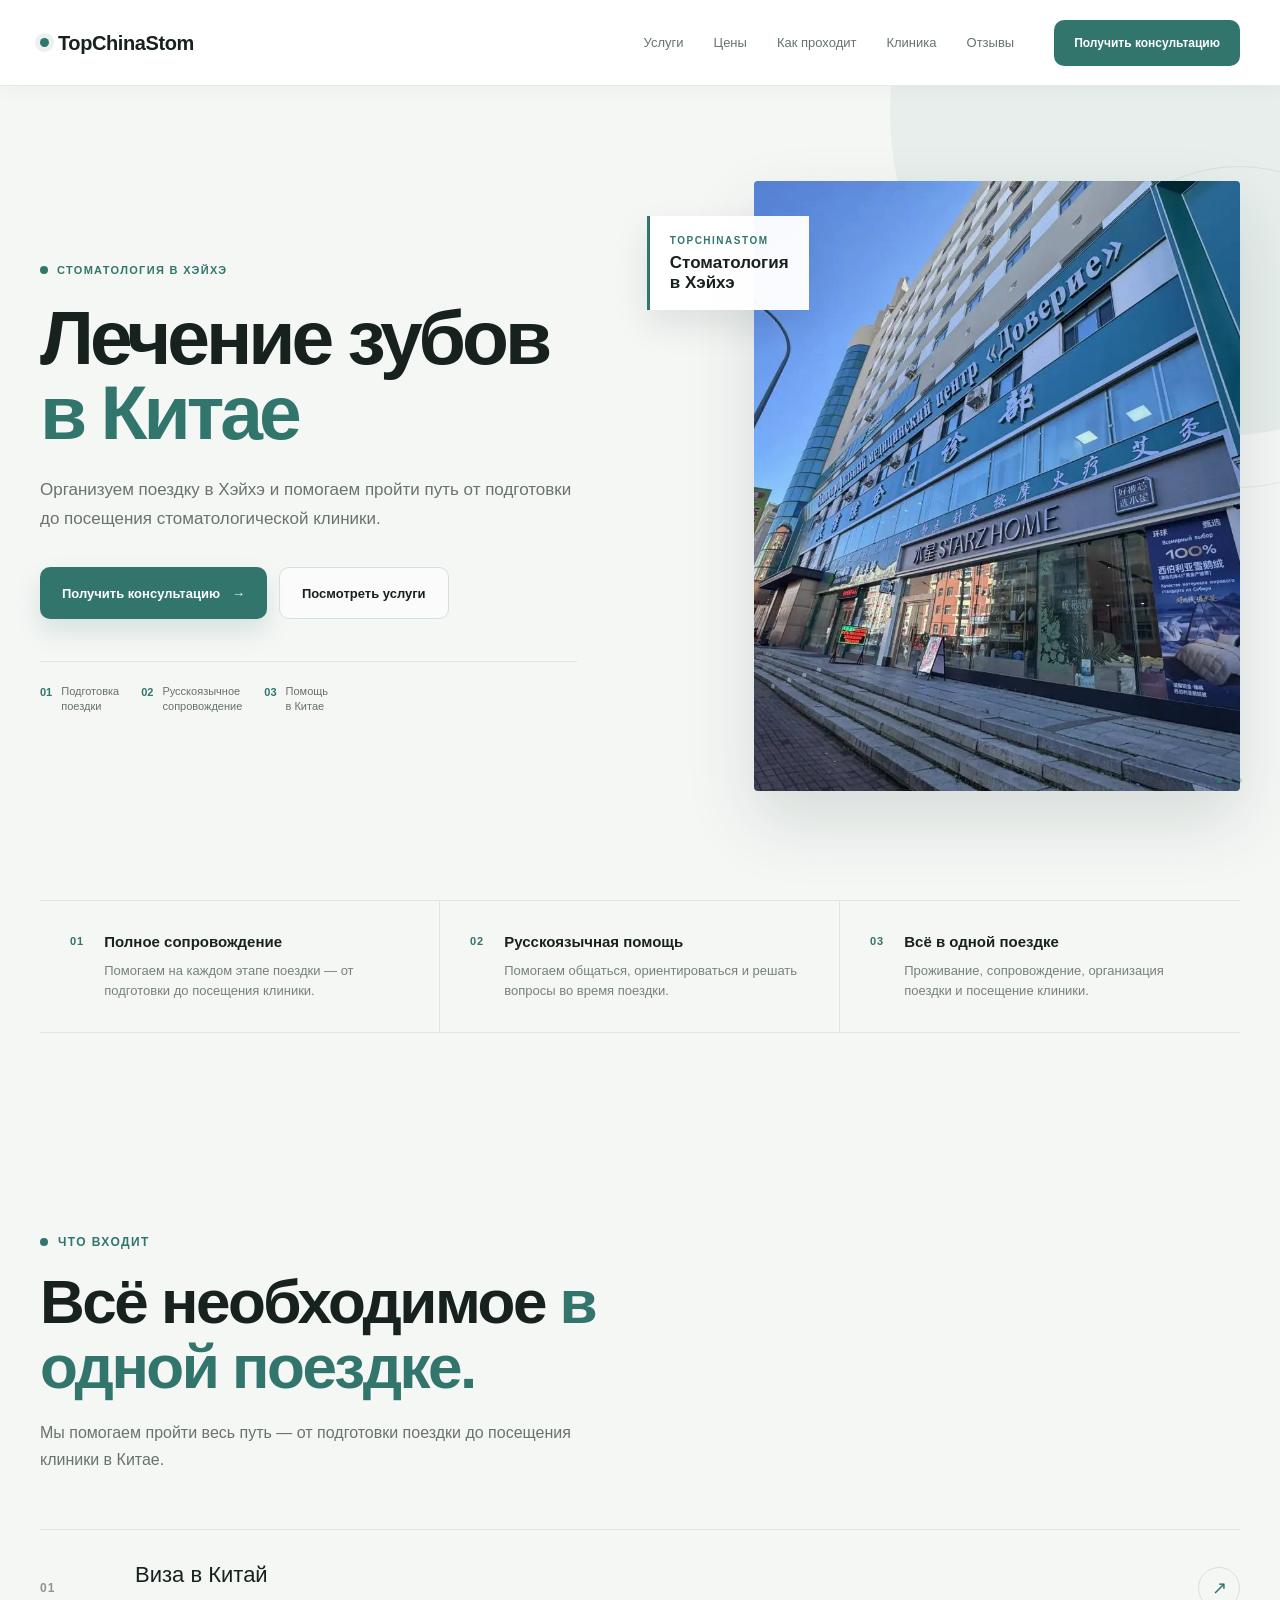
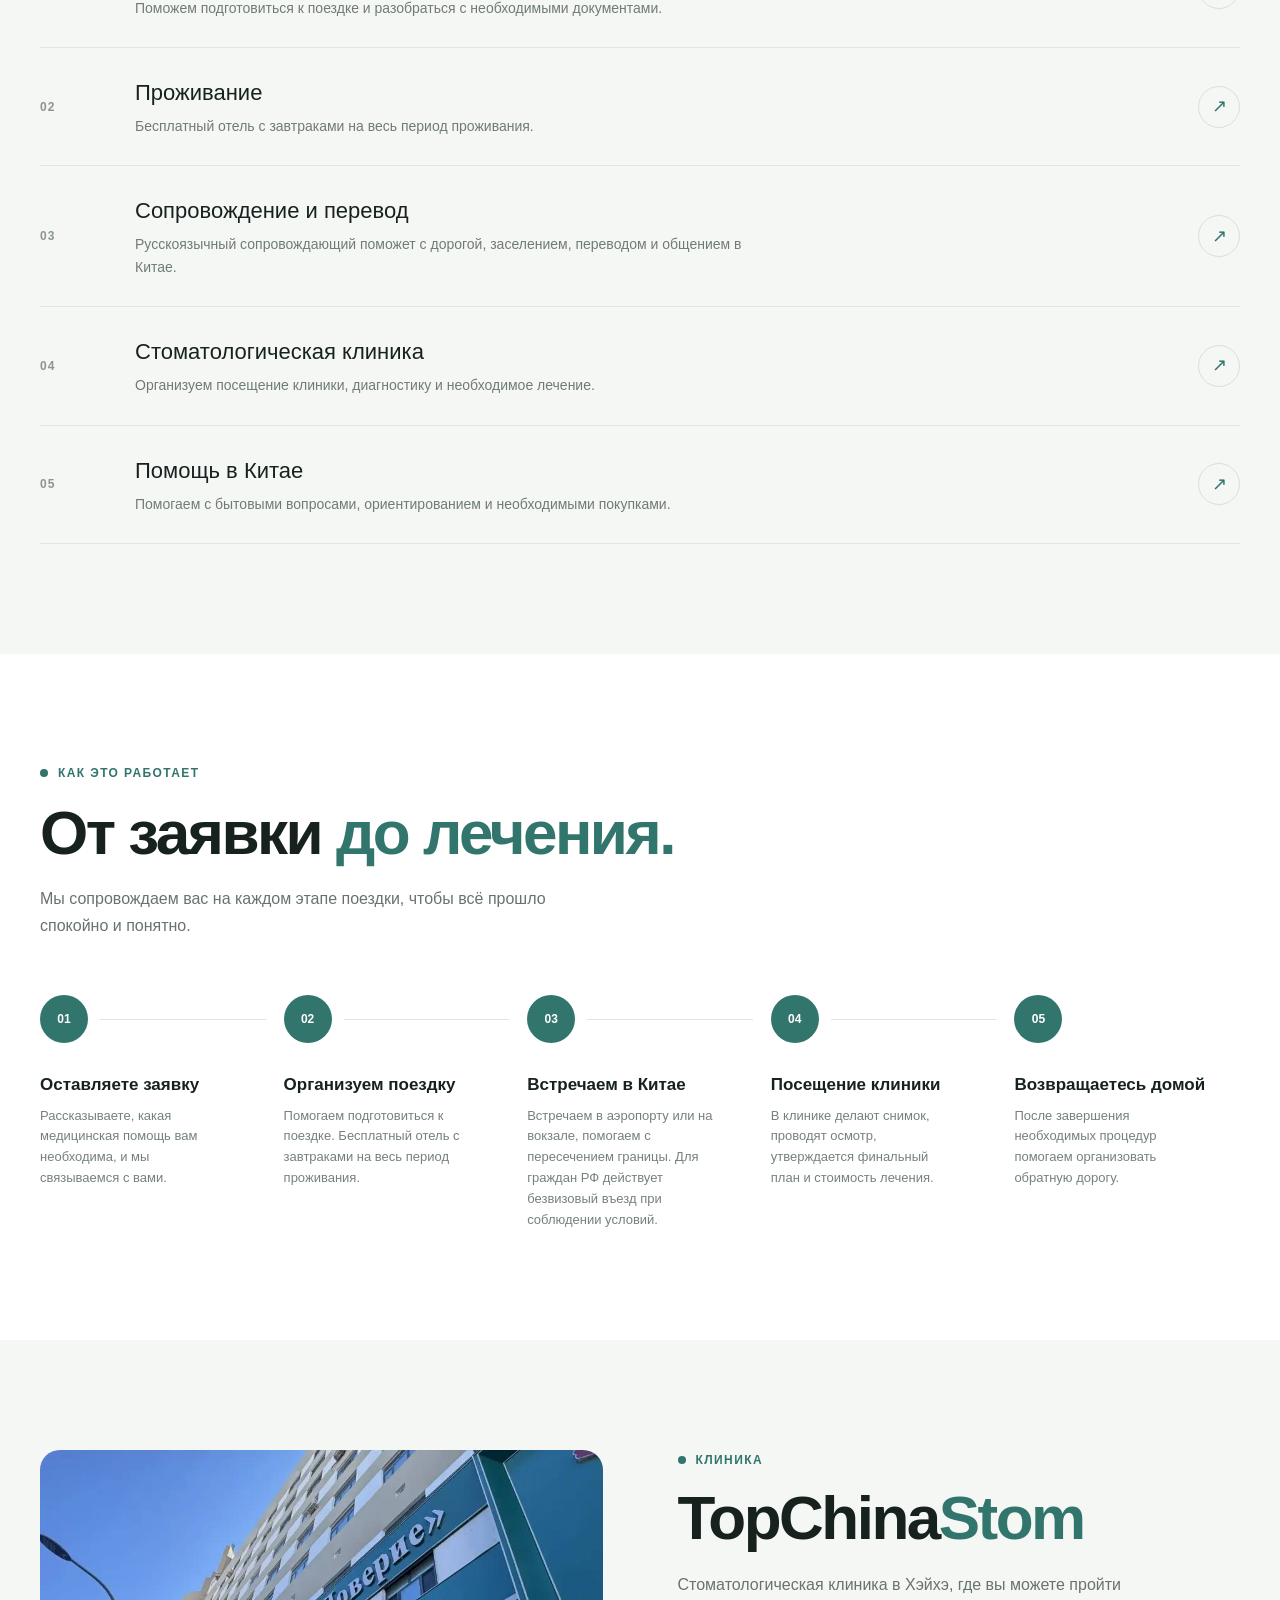
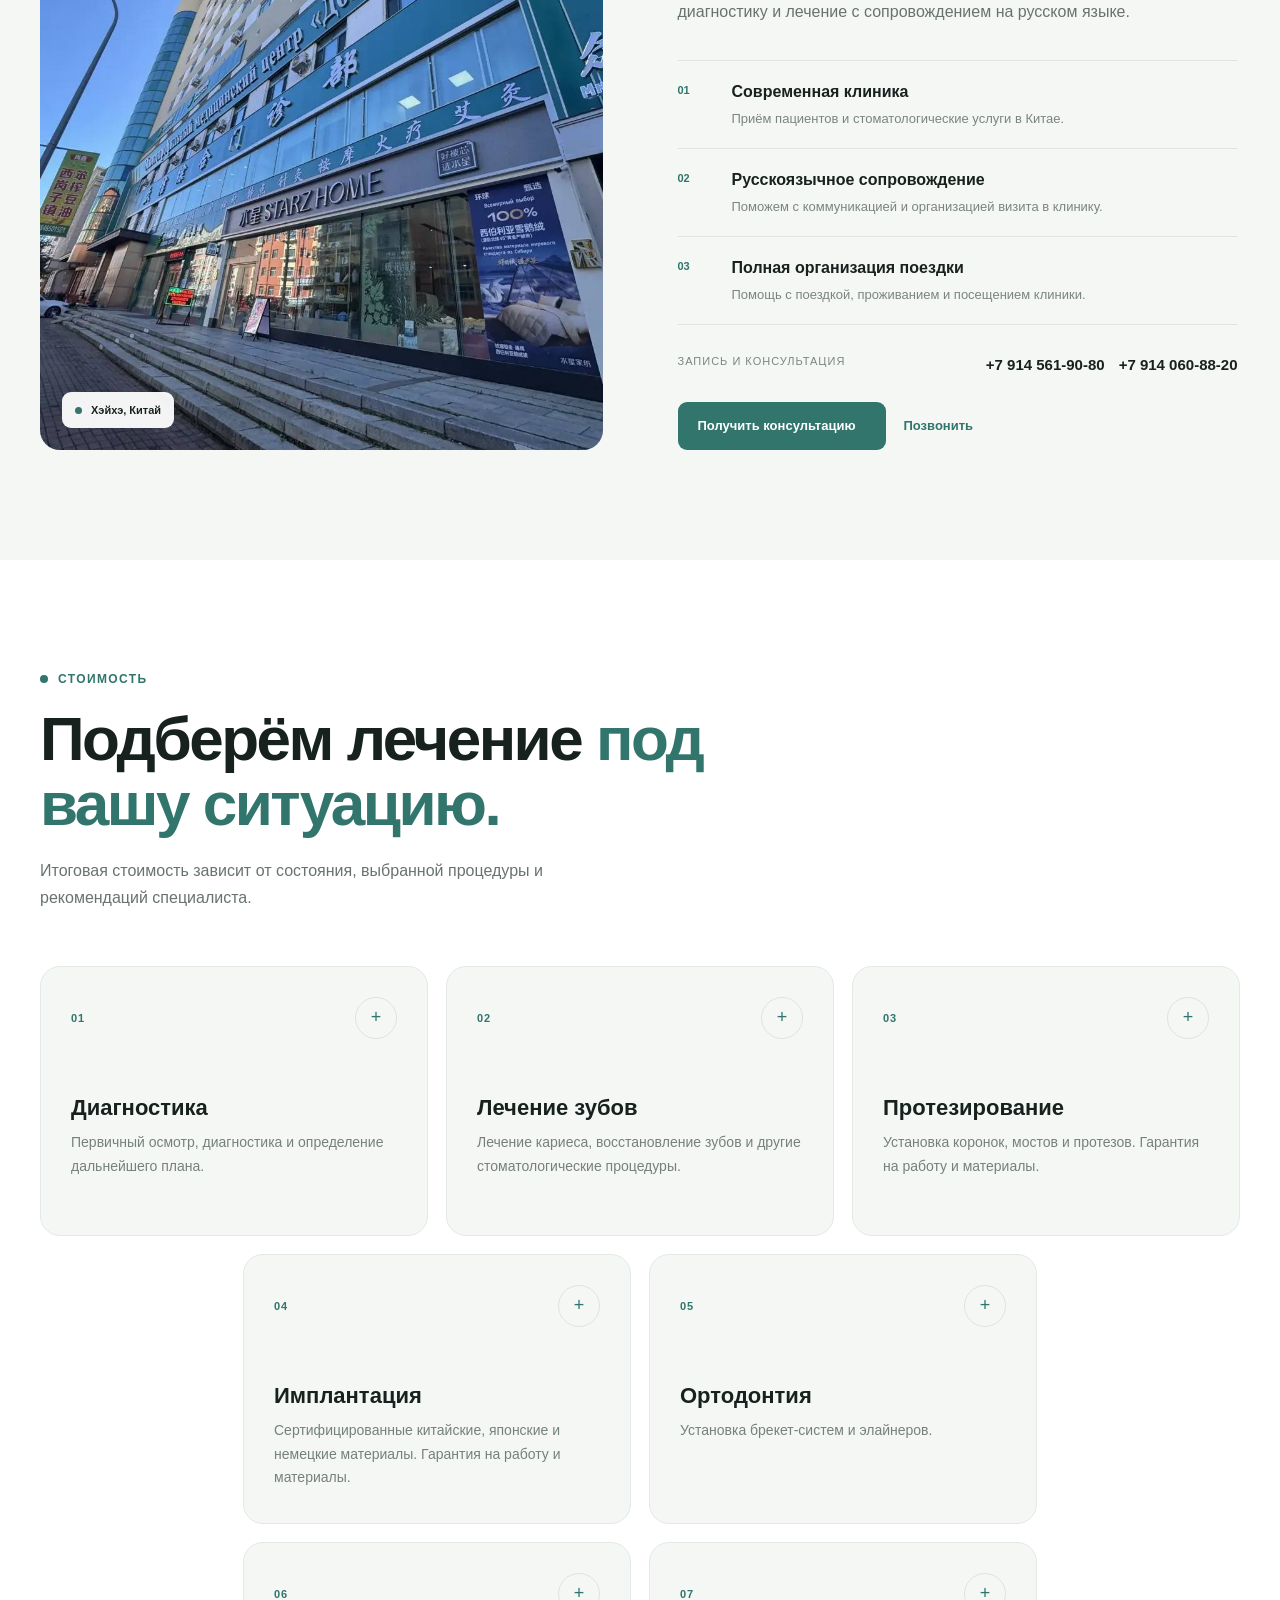
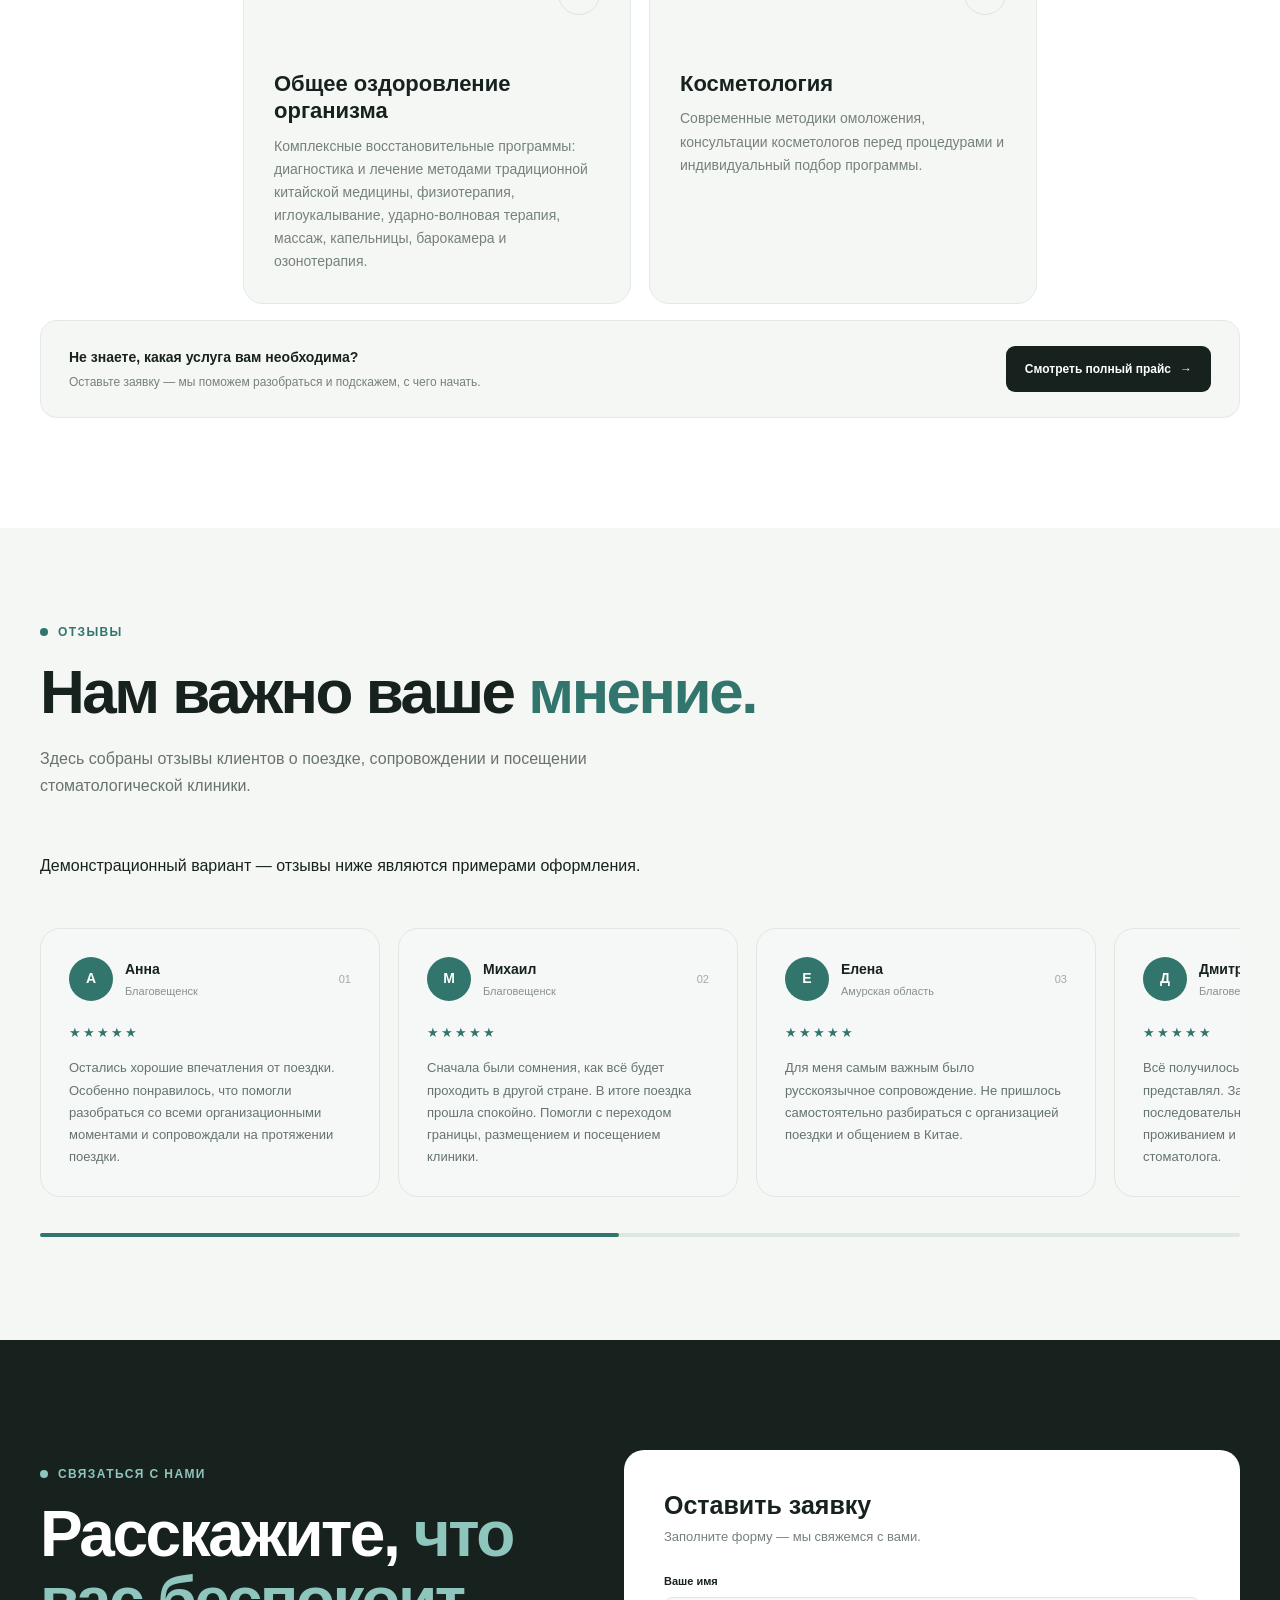
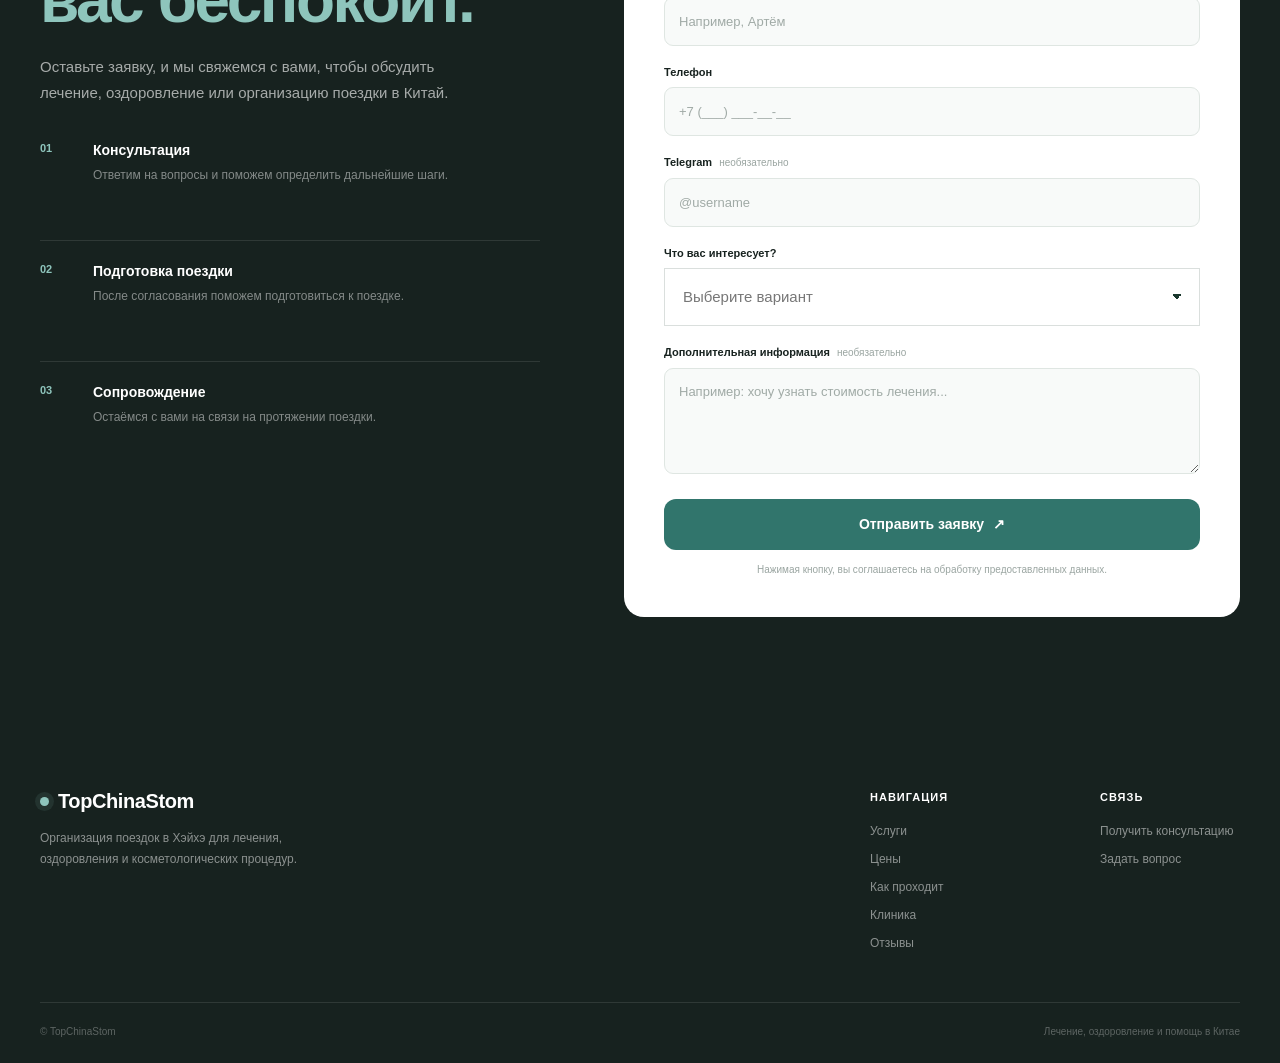
<file: index.html>
<!DOCTYPE html>
<html lang="ru">

<head>

    <meta charset="UTF-8">

    <meta
        name="viewport"
        content="width=device-width, initial-scale=1.0"
    >

    <title>
        TopChinaStom — Лечение зубов в Хэйхэ
    </title>

    <meta
        name="description"
        content="Лечение зубов в Хэйхэ. Организация поездки, проживание, сопровождение и помощь на русском языке."
    >

    <meta
        property="og:title"
        content="TopChinaStom — Лечение зубов в Хэйхэ"
    >

    <meta
        property="og:description"
        content="Лечение зубов в Хэйхэ. Организация поездки, стоматологическая клиника и помощь на русском языке."
    >

    <meta
        property="og:type"
        content="website"
    >

    <meta
        property="og:site_name"
        content="TopChinaStom"
    >

    <meta
        property="og:locale"
        content="ru_RU"
    >

    <meta
        name="keywords"
        content="стоматология Хэйхэ, лечение зубов в Китае, стоматолог Хэйхэ, зубы Китай, TopChinaStom, имплантация Хэйхэ, протезирование Хэйхэ"
    >

    <meta
        name="robots"
        content="index, follow"
    >

    <link
        rel="stylesheet"
        href="css/style.css"
    >

</head>


<body>


    <!-- =====================================================
         HEADER
    ====================================================== -->

    <header class="header">

        <div class="container header__inner">

            <a
                href="#"
                class="logo"
            >
                TopChinaStom
            </a>


            <nav class="nav">

                <a href="#services">
                    Услуги
                </a>

                <a href="prices.html">
                    Цены
                </a>

                <a href="#process">
                    Как проходит
                </a>

                <a href="#clinic">
                    Клиника
                </a>

                <a href="#reviews">
                    Отзывы
                </a>

            </nav>


            <a
                href="#contact"
                class="header__button"
            >
                Получить консультацию
            </a>


            <button
                class="menu-toggle"
                type="button"
                aria-label="Открыть меню"
            >
                <span></span>
                <span></span>
            </button>

        </div>

    </header>


    <!-- =====================================================
         MAIN
    ====================================================== -->

    <main>


        <!-- =================================================
             HERO
        ================================================== -->

        <section class="hero">

            <div class="container hero__inner">


                <!-- Левая часть -->

                <div class="hero__content">


                    <div class="hero__label">

                        <span class="hero__label-dot"></span>

                        Стоматология в Хэйхэ

                    </div>


                    <h1>

                        Лечение зубов

                        <span>
                            в Китае
                        </span>

                    </h1>


                    <p class="hero__text">

                        Организуем поездку в Хэйхэ и помогаем
                        пройти путь от подготовки до посещения
                        стоматологической клиники.

                    </p>


                    <div class="hero__buttons">


                        <a
                            href="#contact"
                            class="button button--primary"
                        >

                            Получить консультацию

                            <span>
                                →
                            </span>

                        </a>


                        <a
                            href="#services"
                            class="button button--secondary"
                        >

                            Посмотреть услуги

                        </a>


                    </div>


                    <!-- Преимущества -->

                    <div class="hero__advantages">


                        <div class="hero__advantage">

                            <strong>
                                01
                            </strong>

                            <span>
                                Подготовка<br>
                                поездки
                            </span>

                        </div>


                        <div class="hero__advantage">

                            <strong>
                                02
                            </strong>

                            <span>
                                Русскоязычное<br>
                                сопровождение
                            </span>

                        </div>


                        <div class="hero__advantage">

                            <strong>
                                03
                            </strong>

                            <span>
                                Помощь<br>
                                в Китае
                            </span>

                        </div>


                    </div>


                </div>


                <!-- Правая часть -->

                <div class="hero__visual">


                    <div class="hero__photo">

                        <img
                            src="images/hero.jpg"
                            alt="Стоматологическая клиника в Хэйхэ"
                        >

                    </div>


                    <div class="hero__clinic-name">

                        <span>
                            TOPCHINASTOM
                        </span>

                        <strong>

                            Стоматология<br>
                            в Хэйхэ

                        </strong>

                    </div>


                    <div class="hero__decor">

                        <span></span>
                        <span></span>
                        <span></span>

                    </div>


                </div>


            </div>

        </section>


        <!-- =================================================
             TRUST
        ================================================== -->

        <section class="trust">

            <div class="container">

                <div class="trust__grid">


                    <div class="trust__item">

                        <span class="trust__number">
                            01
                        </span>

                        <div>

                            <h3>
                                Полное сопровождение
                            </h3>

                            <p>
                                Помогаем на каждом этапе поездки —
                                от подготовки до посещения клиники.
                            </p>

                        </div>

                    </div>


                    <div class="trust__item">

                        <span class="trust__number">
                            02
                        </span>

                        <div>

                            <h3>
                                Русскоязычная помощь
                            </h3>

                            <p>
                                Помогаем общаться, ориентироваться
                                и решать вопросы во время поездки.
                            </p>

                        </div>

                    </div>


                    <div class="trust__item">

                        <span class="trust__number">
                            03
                        </span>

                        <div>

                            <h3>
                                Всё в одной поездке
                            </h3>

                            <p>
                                Проживание, сопровождение,
                                организация поездки и посещение клиники.
                            </p>

                        </div>

                    </div>


                </div>

            </div>

        </section>


        <!-- =================================================
             SERVICES
        ================================================== -->

        <section
            class="services reveal"
            id="services"
        >

            <div class="container">


                <div class="section-heading">


                    <div class="section-label">

                        <span></span>

                        Что входит

                    </div>


                    <h2>

                        Всё необходимое

                        <span>
                            в одной поездке.
                        </span>

                    </h2>


                    <p>

                        Мы помогаем пройти весь путь —
                        от подготовки поездки до посещения
                        клиники в Китае.

                    </p>


                </div>


                <div class="services__list">


                    <!-- 01 -->

                    <div class="service-item">

                        <div class="service-item__number">
                            01
                        </div>

                        <div class="service-item__content">

                            <h3>
                                Виза в Китай
                            </h3>

                            <p>
                                Поможем подготовиться к поездке
                                и разобраться с необходимыми документами.
                            </p>

                        </div>

                        <div class="service-item__icon">
                            ↗
                        </div>

                    </div>


                    <!-- 02 -->

                    <div class="service-item">

                        <div class="service-item__number">
                            02
                        </div>

                        <div class="service-item__content">

                            <h3>
                                Проживание
                            </h3>

                            <p>
                                Бесплатный отель с завтраками
                                на весь период проживания.
                            </p>

                        </div>

                        <div class="service-item__icon">
                            ↗
                        </div>

                    </div>


                    <!-- 03 -->

                    <div class="service-item">

                        <div class="service-item__number">
                            03
                        </div>

                        <div class="service-item__content">

                            <h3>
                                Сопровождение и перевод
                            </h3>

                            <p>
                                Русскоязычный сопровождающий поможет
                                с дорогой, заселением, переводом
                                и общением в Китае.
                            </p>

                        </div>

                        <div class="service-item__icon">
                            ↗
                        </div>

                    </div>


                    <!-- 04 -->

                    <div class="service-item">

                        <div class="service-item__number">
                            04
                        </div>

                        <div class="service-item__content">

                            <h3>
                                Стоматологическая клиника
                            </h3>

                            <p>
                                Организуем посещение клиники,
                                диагностику и необходимое лечение.
                            </p>

                        </div>

                        <div class="service-item__icon">
                            ↗
                        </div>

                    </div>


                    <!-- 05 -->

                    <div class="service-item">

                        <div class="service-item__number">
                            05
                        </div>

                        <div class="service-item__content">

                            <h3>
                                Помощь в Китае
                            </h3>

                            <p>
                                Помогаем с бытовыми вопросами,
                                ориентированием и необходимыми покупками.
                            </p>

                        </div>

                        <div class="service-item__icon">
                            ↗
                        </div>

                    </div>


                </div>


            </div>

        </section>


        <!-- =================================================
             PROCESS
        ================================================== -->

        <section
            class="process reveal"
            id="process"
        >

            <div class="container">


                <div class="section-heading">


                    <div class="section-label">

                        <span></span>

                        Как это работает

                    </div>


                    <h2>

                        От заявки

                        <span>
                            до лечения.
                        </span>

                    </h2>


                    <p>
                        Мы сопровождаем вас на каждом этапе поездки,
                        чтобы всё прошло спокойно и понятно.
                    </p>


                </div>


                <div class="process__steps">


                    <!-- 01 -->

                    <div class="process-step">

                        <div class="process-step__top">

                            <span>
                                01
                            </span>

                            <div></div>

                        </div>


                        <h3>
                            Оставляете заявку
                        </h3>


                        <p>
                            Рассказываете, какая медицинская помощь
                            вам необходима, и мы связываемся с вами.
                        </p>

                    </div>


                    <!-- 02 -->

                    <div class="process-step">

                        <div class="process-step__top">

                            <span>
                                02
                            </span>

                            <div></div>

                        </div>


                        <h3>
                            Организуем поездку
                        </h3>


                        <p>
                            Помогаем подготовиться к поездке.
                            Бесплатный отель с завтраками
                            на весь период проживания.
                        </p>

                    </div>


                    <!-- 03 -->

                    <div class="process-step">

                        <div class="process-step__top">

                            <span>
                                03
                            </span>

                            <div></div>

                        </div>


                        <h3>
                            Встречаем в Китае
                        </h3>


                        <p>
                            Встречаем в аэропорту или на вокзале,
                            помогаем с пересечением границы.
                            Для граждан РФ действует безвизовый въезд
                            при соблюдении условий.
                        </p>

                    </div>


                    <!-- 04 -->

                    <div class="process-step">

                        <div class="process-step__top">

                            <span>
                                04
                            </span>

                            <div></div>

                        </div>


                        <h3>
                            Посещение клиники
                        </h3>


                        <p>
                            В клинике делают снимок,
                            проводят осмотр, утверждается
                            финальный план и стоимость лечения.
                        </p>

                    </div>


                    <!-- 05 -->

                    <div class="process-step">

                        <div class="process-step__top">

                            <span>
                                05
                            </span>

                        </div>


                        <h3>
                            Возвращаетесь домой
                        </h3>


                        <p>
                            После завершения необходимых процедур
                            помогаем организовать обратную дорогу.
                        </p>

                    </div>


                </div>


            </div>

        </section>


        <!-- =================================================
             CLINIC
        ================================================== -->

        <section
            class="clinic reveal"
            id="clinic"
        >

            <div class="container clinic__grid">


                <div class="clinic__image">


                    <img
                        src="images/clinic.jpg"
                        alt="Медицинский центр TopChinaStom в Хэйхэ"
                    >


                    <div class="clinic__image-label">

                        <span></span>

                        Хэйхэ, Китай

                    </div>


                </div>


                <div class="clinic__content">


                    <div class="section-label">

                        <span></span>

                        КЛИНИКА

                    </div>


                    <h2>

                        TopChina<span>Stom</span>

                    </h2>


                    <p class="clinic__lead">

                        Стоматологическая клиника в Хэйхэ,
                        где вы можете пройти диагностику и лечение
                        с сопровождением на русском языке.

                    </p>


                    <div class="clinic__features">


                        <div class="clinic__feature">


                            <div class="clinic__feature-number">
                                01
                            </div>


                            <div>

                                <h3>
                                    Современная клиника
                                </h3>

                                <p>
                                    Приём пациентов и стоматологические
                                    услуги в Китае.
                                </p>

                            </div>


                        </div>


                        <div class="clinic__feature">


                            <div class="clinic__feature-number">
                                02
                            </div>


                            <div>

                                <h3>
                                    Русскоязычное сопровождение
                                </h3>

                                <p>
                                    Поможем с коммуникацией
                                    и организацией визита в клинику.
                                </p>

                            </div>


                        </div>


                        <div class="clinic__feature">


                            <div class="clinic__feature-number">
                                03
                            </div>


                            <div>

                                <h3>
                                    Полная организация поездки
                                </h3>

                                <p>
                                    Помощь с поездкой, проживанием
                                    и посещением клиники.
                                </p>

                            </div>


                        </div>


                    </div>


                    <div class="clinic__contact">


                        <div class="clinic__contact-title">
                            Запись и консультация
                        </div>


                        <div class="clinic__phones">

                            <a href="tel:+79145619080">
                                +7 914 561-90-80
                            </a>

                            <a href="tel:+79140608820">
                                +7 914 060-88-20
                            </a>

                        </div>


                    </div>


                    <div class="clinic__buttons">


                        <a
                            href="#contact"
                            class="btn btn--primary"
                        >

                            Получить консультацию

                            <span></span>

                        </a>


                        <a
                            href="tel:+79145619080"
                            class="clinic__call"
                        >
                            Позвонить
                        </a>


                    </div>


                </div>


            </div>

        </section>


        <!-- =================================================
             PRICES
        ================================================== -->

        <section
            class="prices reveal"
            id="prices"
        >

            <div class="container">


                <div class="section-heading">


                    <div class="section-label">

                        <span></span>

                        Стоимость

                    </div>


                    <h2>

                        Подберём лечение

                        <span>
                            под вашу ситуацию.
                        </span>

                    </h2>


                    <p>
                        Итоговая стоимость зависит от состояния,
                        выбранной процедуры и рекомендаций специалиста.
                    </p>


                </div>


                <div class="prices__grid">


                    <!-- 01 -->

                    <div class="price-card">


                        <div class="price-card__top">

                            <span>
                                01
                            </span>

                            <div class="price-card__icon">
                                +
                            </div>

                        </div>


                        <h3>
                            Диагностика
                        </h3>


                        <p>
                            Первичный осмотр, диагностика
                            и определение дальнейшего плана.
                        </p>


                    </div>


                    <!-- 02 -->

                    <div class="price-card">


                        <div class="price-card__top">

                            <span>
                                02
                            </span>

                            <div class="price-card__icon">
                                +
                            </div>

                        </div>


                        <h3>
                            Лечение зубов
                        </h3>


                        <p>
                            Лечение кариеса, восстановление зубов
                            и другие стоматологические процедуры.
                        </p>


                    </div>


                    <!-- 03 -->

                    <div class="price-card">


                        <div class="price-card__top">

                            <span>
                                03
                            </span>

                            <div class="price-card__icon">
                                +
                            </div>

                        </div>


                        <h3>
                            Протезирование
                        </h3>


                        <p>
                            Установка коронок, мостов и протезов.
                            Гарантия на работу и материалы.
                        </p>


                    </div>


                    <!-- 04 -->

                    <div class="price-card">


                        <div class="price-card__top">

                            <span>
                                04
                            </span>

                            <div class="price-card__icon">
                                +
                            </div>

                        </div>


                        <h3>
                            Имплантация
                        </h3>


                        <p>
                            Сертифицированные китайские, японские
                            и немецкие материалы.
                            Гарантия на работу и материалы.
                        </p>


                    </div>


                    <!-- 05 -->

                    <div class="price-card">


                        <div class="price-card__top">

                            <span>
                                05
                            </span>

                            <div class="price-card__icon">
                                +
                            </div>

                        </div>


                        <h3>
                            Ортодонтия
                        </h3>


                        <p>
                            Установка брекет-систем
                            и элайнеров.
                        </p>


                    </div>


                    <!-- 06 -->

                    <div class="price-card">


                        <div class="price-card__top">

                            <span>
                                06
                            </span>

                            <div class="price-card__icon">
                                +
                            </div>

                        </div>


                        <h3>
                            Общее оздоровление организма
                        </h3>


                        <p>
                            Комплексные восстановительные программы:
                            диагностика и лечение методами традиционной
                            китайской медицины, физиотерапия,
                            иглоукалывание, ударно-волновая терапия,
                            массаж, капельницы, барокамера
                            и озонотерапия.
                        </p>


                    </div>


                    <!-- 07 -->

                    <div class="price-card">


                        <div class="price-card__top">

                            <span>
                                07
                            </span>

                            <div class="price-card__icon">
                                +
                            </div>

                        </div>


                        <h3>
                            Косметология
                        </h3>


                        <p>
                            Современные методики омоложения,
                            консультации косметологов перед процедурами
                            и индивидуальный подбор программы.
                        </p>


                    </div>


                </div>


                <div class="prices__note">


                    <div>

                        <strong>
                            Не знаете, какая услуга вам необходима?
                        </strong>


                        <p>
                            Оставьте заявку — мы поможем разобраться
                            и подскажем, с чего начать.
                        </p>

                    </div>


                    <a
                        href="prices.html"
                        class="prices__button"
                    >

                        Смотреть полный прайс

                        <span>
                            →
                        </span>

                    </a>


                </div>


            </div>

        </section>


        <!-- =================================================
             REVIEWS
        ================================================== -->

        <section
            class="reviews reveal"
            id="reviews"
        >

            <div class="container">


                <div class="section-heading">


                    <div class="section-label">

                        <span></span>

                        Отзывы

                    </div>


                    <h2>

                        Нам важно ваше

                        <span>
                            мнение.
                        </span>

                    </h2>


                    <p>

                        Здесь собраны отзывы клиентов
                        о поездке, сопровождении и посещении
                        стоматологической клиники.

                    </p>


                </div>


                <div class="reviews__demo-note">

                    Демонстрационный вариант —
                    отзывы ниже являются примерами оформления.

                </div>


                <div class="reviews__grid">


                    <!-- ОТЗЫВ 01 -->

                    <article class="review-card">


                        <div class="review-card__top">


                            <div class="review-card__author">


                                <div class="review-card__avatar">
                                    А
                                </div>


                                <div>

                                    <strong>
                                        Анна
                                    </strong>

                                    <span>
                                        Благовещенск
                                    </span>

                                </div>


                            </div>


                            <div class="review-card__number">
                                01
                            </div>


                        </div>


                        <div class="review-card__stars">
                            ★★★★★
                        </div>


                        <p class="review-card__text">

                            Остались хорошие впечатления
                            от поездки. Особенно понравилось,
                            что помогли разобраться со всеми
                            организационными моментами
                            и сопровождали на протяжении поездки.

                        </p>


                    </article>


                    <!-- ОТЗЫВ 02 -->

                    <article class="review-card">


                        <div class="review-card__top">


                            <div class="review-card__author">


                                <div class="review-card__avatar">
                                    М
                                </div>


                                <div>

                                    <strong>
                                        Михаил
                                    </strong>

                                    <span>
                                        Благовещенск
                                    </span>

                                </div>


                            </div>


                            <div class="review-card__number">
                                02
                            </div>


                        </div>


                        <div class="review-card__stars">
                            ★★★★★
                        </div>


                        <p class="review-card__text">

                            Сначала были сомнения,
                            как всё будет проходить
                            в другой стране. В итоге поездка
                            прошла спокойно. Помогли с переходом
                            границы, размещением и посещением клиники.

                        </p>


                    </article>


                    <!-- ОТЗЫВ 03 -->

                    <article class="review-card">


                        <div class="review-card__top">


                            <div class="review-card__author">


                                <div class="review-card__avatar">
                                    Е
                                </div>


                                <div>

                                    <strong>
                                        Елена
                                    </strong>

                                    <span>
                                        Амурская область
                                    </span>

                                </div>


                            </div>


                            <div class="review-card__number">
                                03
                            </div>


                        </div>


                        <div class="review-card__stars">
                            ★★★★★
                        </div>


                        <p class="review-card__text">

                            Для меня самым важным было
                            русскоязычное сопровождение.
                            Не пришлось самостоятельно
                            разбираться с организацией поездки
                            и общением в Китае.

                        </p>


                    </article>


                    <!-- ОТЗЫВ 04 -->

                    <article class="review-card">


                        <div class="review-card__top">


                            <div class="review-card__author">


                                <div class="review-card__avatar">
                                    Д
                                </div>


                                <div>

                                    <strong>
                                        Дмитрий
                                    </strong>

                                    <span>
                                        Благовещенск
                                    </span>

                                </div>


                            </div>


                            <div class="review-card__number">
                                04
                            </div>


                        </div>


                        <div class="review-card__stars">
                            ★★★★★
                        </div>


                        <p class="review-card__text">

                            Всё получилось намного проще,
                            чем я представлял. Заранее объяснили
                            последовательность действий,
                            помогли с проживанием и организовали
                            посещение стоматолога.

                        </p>


                    </article>


                    <!-- ОТЗЫВ 05 -->

                    <article class="review-card">


                        <div class="review-card__top">


                            <div class="review-card__author">


                                <div class="review-card__avatar">
                                    О
                                </div>


                                <div>

                                    <strong>
                                        Ольга
                                    </strong>

                                    <span>
                                        Благовещенск
                                    </span>

                                </div>


                            </div>


                            <div class="review-card__number">
                                05
                            </div>


                        </div>


                        <div class="review-card__stars">
                            ★★★★★
                        </div>


                        <p class="review-card__text">

                            Понравился подход к организации поездки.
                            Всё объяснили заранее, отвечали на вопросы
                            и были на связи. Для поездки в другую страну
                            такое сопровождение действительно удобно.

                        </p>


                    </article>


                    <!-- ОТЗЫВ 06 -->

                    <article class="review-card">


                        <div class="review-card__top">


                            <div class="review-card__author">


                                <div class="review-card__avatar">
                                    С
                                </div>


                                <div>

                                    <strong>
                                        Сергей
                                    </strong>

                                    <span>
                                        Амурская область
                                    </span>

                                </div>


                            </div>


                            <div class="review-card__number">
                                06
                            </div>


                        </div>


                        <div class="review-card__stars">
                            ★★★★★
                        </div>


                        <p class="review-card__text">

                            Обратился за консультацией,
                            потому что давно откладывал лечение зубов.
                            Понравилось, что сначала всё спокойно
                            объяснили и рассказали, как проходит поездка.

                        </p>


                    </article>


                    <!-- ОТЗЫВ 07 -->

                    <article class="review-card">


                        <div class="review-card__top">


                            <div class="review-card__author">


                                <div class="review-card__avatar">
                                    Н
                                </div>


                                <div>

                                    <strong>
                                        Наталья
                                    </strong>

                                    <span>
                                        Благовещенск
                                    </span>

                                </div>


                            </div>


                            <div class="review-card__number">
                                07
                            </div>


                        </div>


                        <div class="review-card__stars">
                            ★★★★★
                        </div>


                        <p class="review-card__text">

                            Хорошо, что не пришлось самостоятельно
                            искать жильё и разбираться,
                            куда идти после приезда.
                            Сопровождение сделало поездку
                            гораздо спокойнее.

                        </p>


                    </article>


                </div>


                <!-- Ползунок отзывов -->

                <div class="reviews__scrollbar">

                    <div class="reviews__scrollbar-track">

                        <div class="reviews__scrollbar-thumb"></div>

                    </div>

                </div>


            </div>

        </section>


        <!-- =================================================
             CONTACT
        ================================================== -->

        <section
            class="contact reveal"
            id="contact"
        >

            <div class="container">


                <div class="contact__grid">


                    <!-- Левая часть -->

                    <div class="contact__content">


                        <div class="section-label">

                            <span></span>

                            Связаться с нами

                        </div>


                        <h2>

                            Расскажите,

                            <span>
                                что вас беспокоит.
                            </span>

                        </h2>


                        <p>

                            Оставьте заявку, и мы свяжемся
                            с вами, чтобы обсудить лечение,
                            оздоровление или организацию поездки
                            в Китай.

                        </p>


                        <div class="contact__info">


                            <div class="contact-info">

                                <span>
                                    01
                                </span>


                                <div>

                                    <strong>
                                        Консультация
                                    </strong>

                                    <p>
                                        Ответим на вопросы
                                        и поможем определить
                                        дальнейшие шаги.
                                    </p>

                                </div>

                            </div>


                            <div class="contact-info">

                                <span>
                                    02
                                </span>


                                <div>

                                    <strong>
                                        Подготовка поездки
                                    </strong>

                                    <p>
                                        После согласования поможем
                                        подготовиться к поездке.
                                    </p>

                                </div>

                            </div>


                            <div class="contact-info">

                                <span>
                                    03
                                </span>


                                <div>

                                    <strong>
                                        Сопровождение
                                    </strong>

                                    <p>
                                        Остаёмся с вами на связи
                                        на протяжении поездки.
                                    </p>

                                </div>

                            </div>


                        </div>


                    </div>


                    <!-- Правая часть -->

                    <div class="contact__form-wrapper">


                        <form
                            class="contact-form"
                            id="contact-form"
                            action="https://formspree.io/f/myekyvnv"
                            method="POST"
                        >


                            <div class="contact-form__heading">


                                <h3>
                                    Оставить заявку
                                </h3>


                                <p>
                                    Заполните форму —
                                    мы свяжемся с вами.
                                </p>


                            </div>


                            <!-- Имя -->

                            <div class="form-group">


                                <label for="name">
                                    Ваше имя
                                </label>


                                <input
                                    type="text"
                                    id="name"
                                    name="name"
                                    placeholder="Например, Артём"
                                    required
                                >


                            </div>


                            <!-- Телефон -->

                            <div class="form-group">


                                <label for="phone">
                                    Телефон
                                </label>


                                <input
                                    type="tel"
                                    id="phone"
                                    name="phone"
                                    placeholder="+7 (___) ___-__-__"
                                    inputmode="tel"
                                    autocomplete="tel"
                                    maxlength="18"
                                    required
                                >


                            </div>


                            <!-- Telegram -->

                            <div class="form-group">


                                <label for="telegram">

                                    Telegram

                                    <span>
                                        необязательно
                                    </span>

                                </label>


                                <input
                                    type="text"
                                    id="telegram"
                                    name="telegram"
                                    placeholder="@username"
                                >


                            </div>


                            <!-- Услуга -->

                            <div class="form-group">


                                <label for="service">
                                    Что вас интересует?
                                </label>


                                <select
                                    id="service"
                                    name="service"
                                    required
                                >


                                    <option
                                        value=""
                                        disabled
                                        selected
                                    >
                                        Выберите вариант
                                    </option>


                                    <option value="Лечение зубов">
                                        Лечение зубов
                                    </option>


                                    <option value="Протезирование">
                                        Протезирование
                                    </option>


                                    <option value="Имплантация">
                                        Имплантация
                                    </option>


                                    <option value="Ортодонтия">
                                        Ортодонтия
                                    </option>


                                    <option value="Диагностика">
                                        Диагностика
                                    </option>


                                    <option value="Общее оздоровление организма">
                                        Общее оздоровление организма
                                    </option>


                                    <option value="Косметология">
                                        Косметология
                                    </option>


                                    <option value="Организация поездки">
                                        Организация поездки
                                    </option>


                                    <option value="Другая консультация">
                                        Другая консультация
                                    </option>


                                </select>


                            </div>


                            <!-- Сообщение -->

                            <div class="form-group">


                                <label for="message">

                                    Дополнительная информация

                                    <span>
                                        необязательно
                                    </span>

                                </label>


                                <textarea
                                    id="message"
                                    name="message"
                                    rows="4"
                                    placeholder="Например: хочу узнать стоимость лечения..."
                                ></textarea>


                            </div>


                            <!-- Кнопка -->

                            <button
                                type="submit"
                                class="contact-form__button"
                            >

                                Отправить заявку

                                <span>
                                    ↗
                                </span>

                            </button>


                            <p class="contact-form__privacy">

                                Нажимая кнопку, вы соглашаетесь
                                на обработку предоставленных данных.

                            </p>


                        </form>


                    </div>


                </div>


            </div>

        </section>


    </main>


    <!-- =====================================================
         SCRIPT
    ====================================================== -->

    <script src="js/script.js"></script>


    <!-- =====================================================
         FOOTER
    ====================================================== -->

    <footer class="footer">


        <div class="container">


            <div class="footer__top">


                <div class="footer__brand">


                    <a
                        href="#"
                        class="logo"
                    >
                        TopChinaStom
                    </a>


                    <p>

                        Организация поездок в Хэйхэ
                        для лечения, оздоровления
                        и косметологических процедур.

                    </p>


                </div>


                <div class="footer__links">


                    <div>


                        <span class="footer__title">
                            Навигация
                        </span>


                        <a href="#services">
                            Услуги
                        </a>


                        <a href="prices.html">
                            Цены
                        </a>


                        <a href="#process">
                            Как проходит
                        </a>


                        <a href="#clinic">
                            Клиника
                        </a>


                        <a href="#reviews">
                            Отзывы
                        </a>


                    </div>


                    <div>


                        <span class="footer__title">
                            Связь
                        </span>


                        <a href="#contact">
                            Получить консультацию
                        </a>


                        <a href="#contact">
                            Задать вопрос
                        </a>


                    </div>


                </div>


            </div>


            <div class="footer__bottom">


                <span>
                    © TopChinaStom
                </span>


                <span>
                    Лечение, оздоровление и помощь в Китае
                </span>


            </div>


        </div>


    </footer>


    <!-- =====================================================
         MOBILE CONSULTATION
    ====================================================== -->

    <a
        href="#contact"
        class="mobile-consultation"
    >

        Получить консультацию

        <span></span>

    </a>


</body>

</html>
</file>
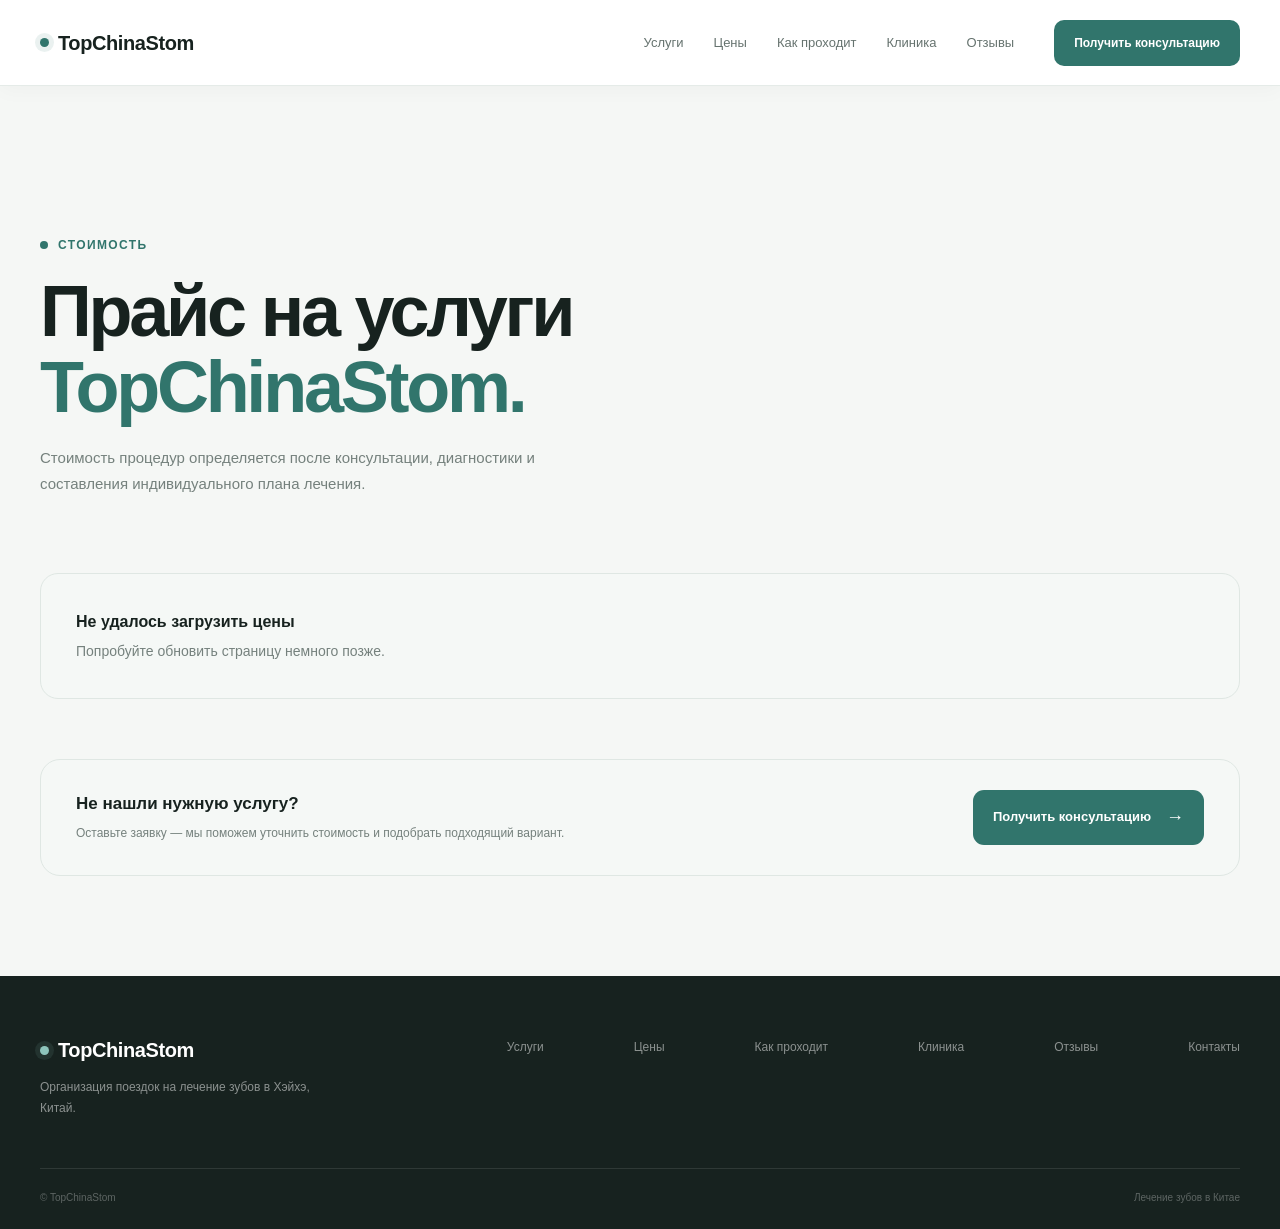
<file: prices.html>
<!DOCTYPE html>
<html lang="ru">

<head>

    <meta charset="UTF-8">

    <meta
        name="viewport"
        content="width=device-width, initial-scale=1.0"
    >

    <title>Цены — TopChinaStom</title>

    <link rel="stylesheet" href="css/style.css">
    <link rel="stylesheet" href="css/prices.css">

</head>


<body>


<!-- =========================
     HEADER
========================= -->

<header class="header">

    <div class="container header__inner">

        <a href="index.html" class="logo">
            TopChinaStom
        </a>

        <nav class="nav">

            <a href="index.html#services">
                Услуги
            </a>

            <a href="prices.html">
                Цены
            </a>

            <a href="index.html#process">
                Как проходит
            </a>

            <a href="index.html#clinic">
                Клиника
            </a>

            <a href="index.html#reviews">
                Отзывы
            </a>

        </nav>


        <a
            href="index.html#contact"
            class="header__button"
        >
            Получить консультацию
        </a>


        <button
            class="menu-toggle"
            aria-label="Открыть меню"
        >

            <span></span>
            <span></span>

        </button>

    </div>

</header>



<!-- =========================
     MAIN
========================= -->

<main>

    <section class="prices-page">

        <div class="container">


            <!-- ЗАГОЛОВОК -->

            <div class="prices-page__heading">

                <div class="section-label">

                    <span></span>

                    Стоимость

                </div>


                <h1>

                    Прайс на услуги

                    <span>
                        TopChinaStom.
                    </span>

                </h1>


                <p>

                    Стоимость процедур определяется после
                    консультации, диагностики и составления
                    индивидуального плана лечения.

                </p>

            </div>



            <!-- =========================
                 ЦЕНЫ ИЗ GOOGLE ТАБЛИЦЫ
            ========================= -->

            <div id="prices-data">

                <div class="prices-loading">

                    Загружаем актуальные цены...

                </div>

            </div>



            <!-- =========================
                 CONTACT BLOCK
            ========================= -->

            <div class="prices-page__contact">

                <div>

                    <strong>
                        Не нашли нужную услугу?
                    </strong>


                    <p>

                        Оставьте заявку — мы поможем уточнить
                        стоимость и подобрать подходящий вариант.

                    </p>

                </div>


                <a
                    href="index.html#contact"
                    class="prices-page__button"
                >

                    Получить консультацию

                    <span>
                        →
                    </span>

                </a>

            </div>


        </div>

    </section>

</main>



<!-- =========================
     FOOTER
========================= -->

<footer class="footer">

    <div class="container">


        <div class="footer__top">


            <div class="footer__brand">

                <a
                    href="index.html"
                    class="logo"
                >
                    TopChinaStom
                </a>


                <p>

                    Организация поездок на лечение зубов
                    в Хэйхэ, Китай.

                </p>

            </div>



            <div class="footer__links">

                <a href="index.html#services">
                    Услуги
                </a>

                <a href="prices.html">
                    Цены
                </a>

                <a href="index.html#process">
                    Как проходит
                </a>

                <a href="index.html#clinic">
                    Клиника
                </a>

                <a href="index.html#reviews">
                    Отзывы
                </a>

                <a href="index.html#contact">
                    Контакты
                </a>

            </div>


        </div>



        <div class="footer__bottom">

            <span>
                © TopChinaStom
            </span>

            <span>
                Лечение зубов в Китае
            </span>

        </div>


    </div>

</footer>



<!-- =========================
     MOBILE CONSULTATION
========================= -->

<a
    href="index.html#contact"
    class="mobile-consultation"
>

    Получить консультацию

    <span>
        ↗
    </span>

</a>



<!-- =========================
     MAIN SCRIPT
========================= -->

<script src="js/script.js"></script>



<!-- =========================
     GOOGLE SHEETS PRICES
========================= -->

<script>

const PRICES_CSV =
    "https://docs.google.com/spreadsheets/d/e/2PACX-1vQ_Co1PU82huHLqWSz4t7YdvCF-oThPeiQ62vieMpxaV9VWVqkmeXEOflcS7Ru9yxy9vhldEJqXGNY9/pub?gid=0&single=true&output=csv";



/* =========================================
   ОПИСАНИЯ КАТЕГОРИЙ
========================================= */

const categoryDescriptions = {

    "Лечение зубов":
        "Лечение кариеса, восстановление зубов и другие стоматологические процедуры.",

    "Протезирование":
        "Восстановление зубов с использованием современных ортопедических конструкций.",

    "Имплантация":
        "Восстановление отсутствующих зубов с помощью имплантации.",

    "Ортодонтия":
        "Исправление положения зубов и прикуса.",

    "Общее оздоровление":
        "Дополнительные процедуры и методы восстановления.",

    "Общее оздоровление организма":
        "Дополнительные процедуры и методы восстановления.",

    "Косметология":
        "Современные косметологические процедуры и индивидуальные программы."

};



/* =========================================
   CSV PARSER
========================================= */

function parseCSV(text) {

    const rows = [];

    let row = [];

    let value = "";

    let insideQuotes = false;


    for (let i = 0; i < text.length; i++) {

        const char = text[i];

        const next = text[i + 1];


        if (
            char === '"' &&
            insideQuotes &&
            next === '"'
        ) {

            value += '"';

            i++;

            continue;

        }


        if (char === '"') {

            insideQuotes = !insideQuotes;

            continue;

        }


        if (
            char === ',' &&
            !insideQuotes
        ) {

            row.push(value.trim());

            value = "";

            continue;

        }


        if (
            (char === '\n' || char === '\r') &&
            !insideQuotes
        ) {

            if (
                char === '\r' &&
                next === '\n'
            ) {

                i++;

            }


            row.push(value.trim());

            value = "";


            if (
                row.some(
                    cell => cell !== ""
                )
            ) {

                rows.push(row);

            }


            row = [];

            continue;

        }


        value += char;

    }


    if (
        value !== "" ||
        row.length > 0
    ) {

        row.push(value.trim());


        if (
            row.some(
                cell => cell !== ""
            )
        ) {

            rows.push(row);

        }

    }


    return rows;

}



/* =========================================
   ЗАЩИТА HTML
========================================= */

function escapeHTML(text) {

    return String(text)

        .replace(
            /&/g,
            "&amp;"
        )

        .replace(
            /</g,
            "&lt;"
        )

        .replace(
            />/g,
            "&gt;"
        )

        .replace(
            /"/g,
            "&quot;"
        )

        .replace(
            /'/g,
            "&#039;"
        );

}



/* =========================================
   ЗАГРУЗКА ЦЕН
========================================= */

async function loadPrices() {
    const container = document.getElementById("prices-data");

    try {
        const response = await fetch(PRICES_CSV + "&t=" + Date.now());

        if (!response.ok) {
            throw new Error("Не удалось загрузить таблицу");
        }

        const csvText = await response.text();
        const rows = parseCSV(csvText);

        if (!rows.length) {
            throw new Error("Таблица пустая");
        }

        // Ищем строку с названиями столбцов
        const headerIndex = rows.findIndex(row => {
            const headers = row.map(cell => cell.trim().toLowerCase());

            return (
                headers.includes("категория") &&
                headers.includes("услуга") &&
                headers.includes("описание") &&
                headers.includes("цена") &&
                headers.includes("показывать")
            );
        });

        if (headerIndex === -1) {
            throw new Error("Не найдена строка с заголовками таблицы");
        }

        const headers = rows[headerIndex].map(cell =>
            cell.trim().toLowerCase()
        );

        const categoryIndex = headers.indexOf("категория");
        const serviceIndex = headers.indexOf("услуга");
        const descriptionIndex = headers.indexOf("описание");
        const priceIndex = headers.indexOf("цена");
        const showIndex = headers.indexOf("показывать");

        // Новые столбцы F и G
        const categoryOrderIndex = headers.indexOf("порядок категории");
        const serviceOrderIndex = headers.indexOf("порядок услуги");

        const services = [];

        for (let i = headerIndex + 1; i < rows.length; i++) {
            const row = rows[i];

            const category = (row[categoryIndex] || "").trim();
            const service = (row[serviceIndex] || "").trim();
            const description = (row[descriptionIndex] || "").trim();
            const price = (row[priceIndex] || "").trim();
            const show = (row[showIndex] || "").trim().toLowerCase();

            if (!category || !service) {
                continue;
            }

            // Показываем только строки с "Да"
            if (
                show !== "да" &&
                show !== "yes" &&
                show !== "true"
            ) {
                continue;
            }

            // Получаем порядок категории
            const categoryOrderRaw =
                categoryOrderIndex !== -1
                    ? (row[categoryOrderIndex] || "").trim()
                    : "";

            // Получаем порядок услуги
            const serviceOrderRaw =
                serviceOrderIndex !== -1
                    ? (row[serviceOrderIndex] || "").trim()
                    : "";

            const categoryOrder =
                parseFloat(categoryOrderRaw.replace(",", ".")) || 999999;

            const serviceOrder =
                parseFloat(serviceOrderRaw.replace(",", ".")) || 999999;

            services.push({
                category,
                service,
                description,
                price,
                categoryOrder,
                serviceOrder
            });
        }

        // Группируем услуги по категориям
        const categories = {};

        services.forEach(item => {
            if (!categories[item.category]) {
                categories[item.category] = {
                    name: item.category,
                    order: item.categoryOrder,
                    services: []
                };
            }

            categories[item.category].services.push(item);

            // Если у категории где-то указан меньший номер —
            // используем его
            if (item.categoryOrder < categories[item.category].order) {
                categories[item.category].order = item.categoryOrder;
            }
        });

        // Сортируем категории по столбцу F
        const sortedCategories = Object.values(categories).sort(
            (a, b) => a.order - b.order
        );

        let html = "";

        sortedCategories.forEach((category, categoryIndex) => {

            // Сортируем услуги внутри категории по столбцу G
            category.services.sort(
                (a, b) => a.serviceOrder - b.serviceOrder
            );

            const description =
                categoryDescriptions[category.name] || "";

            html += `
                <section class="price-category">

                    <div class="price-category__heading">

                        <span>
                            ${String(categoryIndex + 1).padStart(2, "0")}
                        </span>

                        <div>
                            <h2>
                                ${escapeHTML(category.name)}
                            </h2>

                            ${
                                description
                                    ? `<p>${escapeHTML(description)}</p>`
                                    : ""
                            }
                        </div>

                    </div>

                    <div class="price-list">
            `;

            category.services.forEach(item => {

                html += `
                    <div class="price-row">

                        <div>
                            <h3>
                                ${escapeHTML(item.service)}
                            </h3>

                            ${
                                item.description
                                    ? `<p>${escapeHTML(item.description)}</p>`
                                    : ""
                            }
                        </div>

                        <strong>
                            ${escapeHTML(item.price)}
                        </strong>

                    </div>
                `;
            });

            html += `
                    </div>
                </section>
            `;
        });

        if (!html) {
            container.innerHTML = `
                <div class="prices-error">
                    <strong>Пока нет доступных услуг</strong>
                    <p>
                        Добавьте услуги в таблицу и установите
                        «Да» в столбце «Показывать».
                    </p>
                </div>
            `;
            return;
        }

        container.innerHTML = html;

    } catch (error) {

        console.error(error);

        container.innerHTML = `
            <div class="prices-error">
                <strong>Не удалось загрузить цены</strong>
                <p>
                    Попробуйте обновить страницу немного позже.
                </p>
            </div>
        `;
    }
}



/* =========================================
   ЗАПУСК
========================================= */

document.addEventListener(
    "DOMContentLoaded",
    loadPrices
);

</script>


</body>

</html>
</file>
<file: css/style.css>
/* =========================================================
   TOPCHINASTOM — STYLE.CSS
   Версия: 2026
   ========================================================= */


/* =========================================================
   RESET
   ========================================================= */

* {
    margin: 0;
    padding: 0;
    box-sizing: border-box;
}

html {
    scroll-behavior: smooth;
    scroll-padding-top: 86px;
}

body {
    font-family: Arial, Helvetica, sans-serif;
    color: #17221f;
    background: #f5f7f5;
    line-height: 1.5;
    -webkit-font-smoothing: antialiased;
    overflow-x: hidden;
}

a {
    color: inherit;
    text-decoration: none;
}

button,
input,
textarea,
select {
    font: inherit;
}

img {
    display: block;
    max-width: 100%;
}

.container {
    width: min(1240px, calc(100% - 80px));
    margin: 0 auto;
}


/* =========================================================
   HEADER
   ========================================================= */

.header {
    position: sticky;
    top: 0;
    z-index: 1000;
    width: 100%;
    height: 86px;

    background: rgba(255, 255, 255, 0.94);

    border-bottom: 1px solid rgba(223, 231, 227, 0.8);

    backdrop-filter: blur(14px);
    -webkit-backdrop-filter: blur(14px);

    box-shadow: 0 4px 20px rgba(23, 34, 31, 0.03);
}

.header__inner {
    height: 100%;
    min-height: 78px;

    display: flex;
    align-items: center;
    gap: 40px;
}

.logo {
    display: inline-flex;
    align-items: center;
    gap: 9px;

    flex-shrink: 0;

    color: #17221f;

    font-size: 20px;
    line-height: 1;
    font-weight: 700;
    letter-spacing: -0.02em;

    white-space: nowrap;

    transition: opacity 0.2s ease;
}

.logo:hover {
    opacity: 0.75;
}

.logo::before {
    content: "";

    width: 9px;
    height: 9px;
    flex: 0 0 9px;

    border-radius: 50%;

    background: #31756c;

    box-shadow: 0 0 0 5px rgba(49, 117, 108, 0.10);
}

.nav {
    display: flex;
    align-items: center;
    gap: 30px;

    margin-left: auto;
}

.nav a {
    position: relative;

    color: #66736f;

    font-size: 13px;
    font-weight: 500;

    transition: color 0.2s ease;
}

.nav a::after {
    content: "";

    position: absolute;
    left: 0;
    bottom: -7px;

    width: 0;
    height: 1px;

    background: #31756c;

    transition: width 0.25s ease;
}

.nav a:hover {
    color: #17221f;
}

.nav a:hover::after {
    width: 100%;
}

.header__button {
    display: inline-flex;
    align-items: center;
    justify-content: center;

    min-height: 46px;
    padding: 12px 20px;

    border: 0;
    border-radius: 10px;

    background: #31756c;
    color: #ffffff;

    font-size: 12px;
    font-weight: 600;

    transition:
        background 0.2s ease,
        transform 0.2s ease,
        box-shadow 0.2s ease;
}

.header__button:hover {
    background: #285f58;

    transform: translateY(-1px);

    box-shadow: 0 8px 20px rgba(49, 117, 108, 0.16);
}

.menu-toggle {
    display: none;

    width: 44px;
    height: 44px;

    border: 0;
    border-radius: 50%;

    background: transparent;

    cursor: pointer;

    flex-direction: column;
    justify-content: center;
    align-items: center;

    gap: 6px;
}

.menu-toggle span {
    display: block;

    width: 23px;
    height: 2px;

    background: #17221f;

    border-radius: 2px;

    transition: 0.25s ease;
}

.menu-toggle.active span:first-child {
    transform: translateY(4px) rotate(45deg);
}

.menu-toggle.active span:last-child {
    transform: translateY(-4px) rotate(-45deg);
}


/* =========================================================
   COMMON SECTION
   ========================================================= */

.section-label {
    display: flex;
    align-items: center;

    gap: 10px;
    margin-bottom: 18px;

    color: #31756c;

    font-size: 12px;
    font-weight: 600;

    letter-spacing: 1.4px;

    text-transform: uppercase;
}

.section-label span {
    width: 8px;
    height: 8px;
    flex: 0 0 8px;

    border-radius: 50%;

    background: #31756c;
}

.section-heading {
    max-width: 720px;
    margin-bottom: 55px;
}

.section-heading h2 {
    margin: 0 0 20px;

    color: #17221f;

    font-size: clamp(38px, 5vw, 62px);
    line-height: 1.05;

    letter-spacing: -2.5px;

    font-weight: 600;
}

.section-heading h2 span {
    color: #31756c;
}

.section-heading p {
    max-width: 570px;
    margin: 0;

    color: #68736f;

    font-size: 16px;
    line-height: 1.7;
}


/* =========================================================
   HERO
   ========================================================= */

.hero {
    position: relative;

    min-height: calc(100vh - 86px);

    display: flex;
    align-items: center;

    overflow: hidden;

    background: #f5f7f5;
}

.hero::before {
    content: "";

    position: absolute;

    width: 650px;
    height: 650px;

    top: -300px;
    right: -260px;

    border-radius: 50%;

    background: #e2ebe7;

    opacity: 0.7;
}

.hero::after {
    content: "";

    position: absolute;

    right: -120px;
    top: 80px;

    width: 320px;
    height: 320px;

    border: 1px solid rgba(49, 117, 108, 0.10);

    border-radius: 50%;

    pointer-events: none;
}

.hero__inner {
    position: relative;
    z-index: 2;

    display: grid;

    grid-template-columns: 0.95fr 1.05fr;

    align-items: center;

    gap: 70px;

    padding: 60px 0 75px;
}

.hero__content {
    position: relative;
    z-index: 3;

    max-width: 650px;
}

.hero__content h1 {
    max-width: 760px;
    letter-spacing: -0.04em;
}

.hero__content p {
    max-width: 570px;
}

.hero__label,
.hero__eyebrow {
    display: inline-flex;
    align-items: center;

    gap: 9px;

    margin-bottom: 22px;

    color: #31756c;

    font-size: 11px;
    font-weight: 600;

    letter-spacing: 0.12em;

    text-transform: uppercase;
}

.hero__label-dot {
    width: 8px;
    height: 8px;
    flex: 0 0 8px;

    border-radius: 50%;

    background: #31756c;
}

.hero__eyebrow::before {
    content: "";

    width: 7px;
    height: 7px;

    border-radius: 50%;

    background: #31756c;
}

.hero h1 {
    max-width: 700px;

    margin: 0 0 25px;

    color: #17221f;

    font-size: clamp(52px, 6vw, 80px);
    line-height: 0.98;

    letter-spacing: -4px;

    font-weight: 700;
}

.hero h1 span {
    display: block;

    color: #31756c;
}

.hero__text {
    max-width: 560px;

    margin: 0 0 34px;

    color: #68736f;

    font-size: 17px;
    line-height: 1.7;
}

.hero__buttons,
.hero__actions {
    display: flex;
    align-items: center;
    flex-wrap: wrap;

    gap: 12px;

    margin-bottom: 42px;
}

.hero__actions {
    margin-top: 30px;
}

.hero__buttons .button,
.hero__actions a {
    transition:
        transform 0.2s ease,
        box-shadow 0.2s ease;
}

.hero__buttons .button:hover,
.hero__actions a:hover {
    transform: translateY(-2px);
}

.button {
    min-height: 52px;

    display: inline-flex;
    align-items: center;
    justify-content: center;

    gap: 12px;

    padding: 0 22px;

    border-radius: 10px;

    font-size: 13px;
    font-weight: 600;

    transition: 0.25s ease;
}

.button--primary {
    background: #31756c;
    color: #fff;

    box-shadow: 0 12px 25px rgba(49, 117, 108, 0.16);
}

.button--primary:hover {
    background: #245f57;

    transform: translateY(-2px);
}

.button--secondary {
    border: 1px solid #d6dfdb;

    background: rgba(255, 255, 255, 0.55);

    color: #17221f;
}

.button--secondary:hover {
    background: #fff;

    border-color: #31756c;

    color: #31756c;
}

.hero__advantages {
    display: flex;
    flex-wrap: wrap;

    gap: 22px;

    padding-top: 22px;

    border-top: 1px solid #dfe6e2;
}

.hero__advantage {
    display: flex;
    align-items: flex-start;

    gap: 9px;
}

.hero__advantage strong {
    color: #31756c;

    font-size: 11px;
}

.hero__advantage span {
    color: #66716d;

    font-size: 11px;
    line-height: 1.35;
}


/* =========================================================
   HERO VISUAL
   ========================================================= */

.hero__visual {
    position: relative;

    min-height: 610px;

    display: flex;
    align-items: center;
    justify-content: center;
}

.hero__photo {
    position: relative;

    width: 82%;
    height: 610px;

    margin-left: auto;

    overflow: hidden;

    border-radius: 4px;

    background: #dfe8e4;

    box-shadow: 0 30px 70px rgba(31, 55, 50, 0.14);
}

.hero__photo img {
    position: absolute;
    inset: 0;

    width: 100%;
    height: 100%;

    object-fit: cover;
    object-position: center;
}

.hero__clinic-name {
    position: absolute;

    top: 35px;
    left: 0;

    z-index: 5;

    padding: 17px 20px;

    background: rgba(255, 255, 255, 0.96);

    border-left: 3px solid #31756c;

    box-shadow: 0 15px 35px rgba(23, 34, 31, 0.10);
}

.hero__clinic-name span {
    display: block;

    margin-bottom: 5px;

    color: #31756c;

    font-size: 10px;
    font-weight: 700;

    letter-spacing: 1.5px;
}

.hero__clinic-name strong {
    display: block;

    color: #17221f;

    font-size: 17px;
    line-height: 1.2;
}

.hero__floating-card {
    position: absolute;

    right: -10px;
    bottom: 40px;

    z-index: 6;

    width: 245px;

    display: flex;
    align-items: center;

    gap: 12px;

    padding: 15px 17px;

    border: 1px solid #e2e9e6;

    border-radius: 14px;

    background: rgba(255, 255, 255, 0.97);

    box-shadow: 0 18px 40px rgba(23, 34, 31, 0.14);
}

.floating-card__icon {
    width: 38px;
    height: 38px;
    flex: 0 0 38px;

    display: flex;
    align-items: center;
    justify-content: center;

    border-radius: 50%;

    background: #31756c;

    color: #fff;

    font-size: 15px;
}

.hero__floating-card strong {
    display: block;

    margin-bottom: 3px;

    color: #17221f;

    font-size: 13px;
    line-height: 1.3;
}

.hero__floating-card span {
    display: block;

    color: #75817d;

    font-size: 10px;
    line-height: 1.4;
}

.hero__decor {
    position: absolute;

    right: -2px;
    bottom: 8px;

    z-index: 7;

    display: flex;

    gap: 5px;
}

.hero__decor span {
    width: 5px;
    height: 5px;

    border-radius: 50%;

    background: #31756c;
}

.hero__decor span:nth-child(2) {
    opacity: 0.55;
}

.hero__decor span:nth-child(3) {
    opacity: 0.25;
}


/* =========================================================
   TRUST
   ========================================================= */

.trust {
    padding: 0 0 90px;

    background: #f5f7f5;
}

.trust__grid {
    display: grid;

    grid-template-columns: repeat(3, 1fr);

    border-top: 1px solid #dfe6e2;
    border-bottom: 1px solid #dfe6e2;
}

.trust__item {
    display: flex;

    gap: 20px;

    padding: 30px;

    border-right: 1px solid #dfe6e2;
}

.trust__item:last-child {
    border-right: 0;
}

.trust__number {
    padding-top: 2px;

    color: #31756c;

    font-size: 11px;
    font-weight: 600;

    letter-spacing: 1px;
}

.trust__item h3 {
    margin-bottom: 7px;

    color: #17221f;

    font-size: 15px;
    font-weight: 600;
}

.trust__item p {
    color: #75817d;

    font-size: 13px;
    line-height: 1.6;
}


/* =========================================================
   ABOUT
   ========================================================= */

.about {
    padding: 110px 0;

    background: #fff;
}

.about__grid {
    display: grid;

    grid-template-columns: repeat(4, 1fr);

    gap: 16px;
}

.about-card {
    position: relative;

    min-height: 300px;

    padding: 28px;

    overflow: hidden;

    border: 1px solid #e3eae7;

    border-radius: 18px;

    background: #f5f7f5;

    transition: 0.3s ease;
}

.about-card:hover {
    transform: translateY(-5px);

    box-shadow: 0 15px 35px rgba(23, 34, 31, 0.08);
}

.about-card__number {
    display: block;

    margin-bottom: 80px;

    color: #31756c;

    font-size: 11px;
    font-weight: 600;

    letter-spacing: 1px;
}

.about-card h3 {
    margin-bottom: 10px;

    color: #17221f;

    font-size: 18px;
    line-height: 1.25;
}

.about-card p {
    color: #75817d;

    font-size: 13px;
    line-height: 1.6;
}


/* =========================================================
   SERVICES
   ========================================================= */

.services {
    padding: 110px 0;

    background: #f5f7f5;
}

.services__list {
    border-top: 1px solid #dfe6e2;
}

.service-item {
    display: grid;

    grid-template-columns: 70px 1fr 52px;

    align-items: center;

    gap: 25px;

    padding: 28px 0;

    border-bottom: 1px solid #dfe6e2;

    transition: 0.3s ease;
}

.service-item:hover {
    padding-left: 18px;
    padding-right: 18px;

    background: #fff;
}

.service-item__number {
    color: #8a9691;

    font-size: 12px;
    font-weight: 600;

    letter-spacing: 1px;
}

.service-item__content h3 {
    margin-bottom: 6px;

    color: #17221f;

    font-size: 22px;
    font-weight: 500;
}

.service-item__content p {
    max-width: 650px;

    color: #707b77;

    font-size: 14px;
    line-height: 1.6;
}

.service-item__icon {
    width: 42px;
    height: 42px;

    display: flex;
    align-items: center;
    justify-content: center;

    justify-self: end;

    border: 1px solid #d6e0dc;

    border-radius: 50%;

    color: #31756c;

    font-size: 18px;

    transition: 0.3s ease;
}

.service-item:hover .service-item__icon {
    background: #31756c;

    color: #fff;

    transform: rotate(45deg);
}


/* =========================================================
   PROCESS
   ========================================================= */

.process {
    padding: 110px 0;

    background: #fff;
}

.process__steps {
    display: grid;

    grid-template-columns: repeat(5, 1fr);

    gap: 18px;
}

.process-step {
    min-width: 0;
}

.process-step__top {
    display: flex;
    align-items: center;

    gap: 12px;

    height: 50px;

    margin-bottom: 30px;
}

.process-step__top span {
    width: 48px;
    height: 48px;

    flex: 0 0 48px;

    display: flex;
    align-items: center;
    justify-content: center;

    border-radius: 50%;

    background: #31756c;

    color: #fff;

    font-size: 12px;
    font-weight: 600;

    transition: 0.3s ease;
}

.process-step:hover .process-step__top span {
    background: #245f57;

    transform: scale(1.06);
}

.process-step__top div {
    width: 100%;
    height: 1px;

    background: #dfe6e2;
}

.process-step:last-child .process-step__top div {
    display: none;
}

.process-step h3 {
    margin-bottom: 9px;

    color: #17221f;

    font-size: 17px;
    line-height: 1.3;

    font-weight: 600;
}

.process-step p {
    max-width: 190px;

    color: #75817d;

    font-size: 13px;
    line-height: 1.6;
}


/* =========================================================
   CLINIC
   ========================================================= */

.clinic {
    padding: 110px 0;

    background: #f5f7f5;
}

.clinic__grid {
    display: grid;

    grid-template-columns: 1fr 1fr;

    gap: 75px;

    align-items: center;
}

.clinic__image {
    position: relative;

    height: 600px;

    overflow: hidden;

    border-radius: 20px;

    background: #dfe6e3;
}

.clinic__image img {
    position: absolute;
    inset: 0;

    width: 100%;
    height: 100%;

    object-fit: cover;
}

.clinic__image-label {
    position: absolute;

    left: 22px;
    bottom: 22px;

    display: flex;
    align-items: center;

    gap: 9px;

    padding: 10px 13px;

    border-radius: 9px;

    background: rgba(255, 255, 255, 0.94);

    color: #17221f;

    font-size: 11px;
    font-weight: 600;

    box-shadow: 0 10px 25px rgba(23, 34, 31, 0.10);
}

.clinic__image-label span {
    width: 7px;
    height: 7px;

    border-radius: 50%;

    background: #31756c;
}

.clinic__content {
    max-width: 560px;
}

.clinic__content h2 {
    margin-bottom: 22px;

    color: #17221f;

    font-size: clamp(42px, 5vw, 62px);
    line-height: 1;

    letter-spacing: -2.5px;

    font-weight: 600;
}

.clinic__content h2 span {
    color: #31756c;
}

.clinic__lead {
    max-width: 500px;

    margin-bottom: 35px;

    color: #68736f;

    font-size: 16px;
    line-height: 1.7;
}

.clinic__features {
    display: flex;

    flex-direction: column;

    gap: 0;
}

.clinic__feature {
    display: grid;

    grid-template-columns: 38px 1fr;

    gap: 16px;

    padding: 19px 0;

    border-top: 1px solid #dfe6e2;
}

.clinic__feature:last-child {
    border-bottom: 1px solid #dfe6e2;
}

.clinic__feature-number {
    padding-top: 2px;

    color: #31756c;

    font-size: 11px;
    font-weight: 600;
}

.clinic__feature h3 {
    margin-bottom: 5px;

    color: #17221f;

    font-size: 16px;
    font-weight: 600;
}

.clinic__feature p {
    color: #7a8581;

    font-size: 13px;
    line-height: 1.55;
}

.clinic__contact {
    display: flex;
    align-items: center;
    justify-content: space-between;

    gap: 20px;

    margin-top: 28px;
}

.clinic__contact-title {
    margin-bottom: 7px;

    color: #7a8581;

    font-size: 11px;

    letter-spacing: 1px;

    text-transform: uppercase;
}

.clinic__phones {
    display: flex;
    flex-wrap: wrap;

    gap: 14px;
}

.clinic__phones a {
    color: #17221f;

    font-size: 15px;
    font-weight: 600;
}

.clinic__phones a:hover {
    color: #31756c;
}

.clinic__buttons {
    display: flex;
    align-items: center;

    gap: 18px;

    margin-top: 25px;
}

.btn {
    min-height: 48px;

    display: inline-flex;
    align-items: center;
    justify-content: center;

    gap: 10px;

    padding: 0 20px;

    border-radius: 9px;

    background: #31756c;
    color: #fff;

    font-size: 13px;
    font-weight: 600;

    transition: 0.25s ease;
}

.btn:hover {
    background: #245f57;

    transform: translateY(-2px);
}

.clinic__call {
    color: #31756c;

    font-size: 13px;
    font-weight: 600;
}

.clinic__call:hover {
    text-decoration: underline;
}


/* =========================================================
   PRICES
   ========================================================= */

.prices {
    padding: 110px 0;

    background: #fff;
}

.prices__grid {
    display: grid;

    grid-template-columns: repeat(12, minmax(0, 1fr));

    gap: 18px;

    margin-top: 55px;
}

.prices__grid .price-card {
    min-height: 270px;

    display: flex;
    flex-direction: column;
}


/* Первый ряд */

.prices__grid .price-card:nth-child(1),
.prices__grid .price-card:nth-child(2),
.prices__grid .price-card:nth-child(3) {
    grid-column: span 4;
}


/* Второй ряд */

.prices__grid .price-card:nth-child(4) {
    grid-column: 3 / span 4;
}

.prices__grid .price-card:nth-child(5) {
    grid-column: 7 / span 4;
}


/* Третий ряд */

.prices__grid .price-card:nth-child(6) {
    grid-column: 3 / span 4;
}

.prices__grid .price-card:nth-child(7) {
    grid-column: 7 / span 4;
}


/* Карточка */

.price-card {
    min-height: 370px;

    display: flex;
    flex-direction: column;

    padding: 30px;

    border: 1px solid #e2e9e6;

    border-radius: 20px;

    background: #f5f7f5;

    transition:
        transform 0.25s ease,
        box-shadow 0.25s ease,
        border-color 0.25s ease;
}

.price-card:hover {
    transform: translateY(-4px);

    box-shadow: 0 14px 35px rgba(23, 34, 31, 0.07);

    border-color: #cbd8d3;
}


/* Старый выделенный вариант оставлен,
   чтобы не сломать другие элементы,
   если класс ещё используется */

.price-card--featured {
    background: #31756c;

    border-color: #31756c;
}

.price-card--featured:hover {
    transform: translateY(-6px);
}

.price-card__top {
    display: flex;
    align-items: center;
    justify-content: space-between;

    margin-bottom: 55px;
}

.price-card__top > span {
    color: #31756c;

    font-size: 11px;
    font-weight: 600;

    letter-spacing: 1px;
}

.price-card__icon {
    width: 42px;
    height: 42px;

    display: flex;
    align-items: center;
    justify-content: center;

    border: 1px solid #dce5e1;

    border-radius: 50%;

    color: #31756c;

    font-size: 18px;
}

.price-card h3 {
    margin-bottom: 10px;

    color: #17221f;

    font-size: 22px;
    line-height: 1.25;

    font-weight: 600;
}

.price-card > p {
    color: #75817d;

    font-size: 14px;
    line-height: 1.65;
}

.price-card__bottom {
    display: flex;
    align-items: flex-end;
    justify-content: space-between;

    gap: 15px;

    margin-top: auto;
    padding-top: 30px;
}

.price-card__bottom span {
    color: #8a9591;

    font-size: 11px;
}

.price-card__bottom strong {
    color: #31756c;

    font-size: 13px;
    font-weight: 600;
}


/* Выделенная карточка */

.price-card--featured .price-card__top > span,
.price-card--featured h3,
.price-card--featured > p,
.price-card--featured .price-card__bottom span,
.price-card--featured .price-card__bottom strong {
    color: #fff;
}

.price-card--featured .price-card__icon {
    border-color: rgba(255, 255, 255, 0.35);

    color: #fff;
}


/* Нижняя заметка */

.prices__note {
    display: flex;
    align-items: center;
    justify-content: space-between;

    gap: 25px;

    margin-top: 16px;
    padding: 25px 28px;

    border: 1px solid #e2e9e6;

    border-radius: 17px;

    background: #f5f7f5;
}

.prices__note strong {
    display: block;

    margin-bottom: 5px;

    color: #17221f;

    font-size: 14px;
}

.prices__note p {
    color: #75817d;

    font-size: 12px;
}

.prices__button {
    flex-shrink: 0;

    min-height: 46px;

    display: inline-flex;
    align-items: center;
    justify-content: center;

    gap: 9px;

    padding: 0 19px;

    border-radius: 9px;

    background: #17221f;

    color: #fff;

    font-size: 12px;
    font-weight: 600;

    transition: 0.25s ease;
}

.prices__button:hover {
    background: #31756c;

    transform: translateY(-2px);
}


/* =========================================================
   REVIEWS
   ========================================================= */

.reviews {
    padding: 95px 0;

    background: #f5f7f5;
}

.reviews__grid {
    display: flex;

    gap: 18px;

    margin-top: 45px;

    overflow-x: auto;
    overflow-y: hidden;

    padding: 5px 0 20px;

    scroll-snap-type: x mandatory;
    scroll-behavior: smooth;

    scrollbar-width: none;
    -ms-overflow-style: none;
}

.reviews__grid::-webkit-scrollbar {
    display: none;
}

.review-card {
    flex: 0 0 340px;

    scroll-snap-align: start;

    padding: 28px;

    background: #f5f8f6;

    border: 1px solid #dfe7e3;

    border-radius: 20px;

    box-shadow: none;

    transition:
        transform 0.25s ease,
        box-shadow 0.25s ease;
}

.review-card:hover {
    transform: translateY(-4px);

    box-shadow: 0 15px 35px rgba(23, 34, 31, 0.08);
}

.review-card__top {
    display: flex;
    align-items: center;
    justify-content: space-between;

    gap: 15px;
}

.review-card__author {
    display: flex;
    align-items: center;

    gap: 12px;
}

.review-card__avatar {
    width: 44px;
    height: 44px;

    flex-shrink: 0;

    display: flex;
    align-items: center;
    justify-content: center;

    border-radius: 50%;

    background: #31756c;

    color: #ffffff;

    font-size: 14px;
    font-weight: 600;
}

.review-card__author strong {
    display: block;

    margin-bottom: 3px;

    font-size: 14px;
    font-weight: 600;

    color: #17221f;
}

.review-card__author span {
    display: block;

    font-size: 11px;

    color: #87918e;
}

.review-card__number {
    font-size: 11px;

    color: #a0aaa6;
}

.review-card__stars {
    margin-top: 22px;

    font-size: 13px;

    letter-spacing: 2px;

    color: #31756c;
}

.review-card__text {
    margin: 15px 0 0;

    font-size: 13px;

    line-height: 1.7;

    color: #66736f;
}

.reviews__scrollbar {
    width: 100%;

    margin-top: 8px;

    padding: 8px 0;

    cursor: pointer;
}

.reviews__scrollbar-track {
    position: relative;

    width: 100%;
    height: 4px;

    background: #dfe7e3;

    border-radius: 20px;
}

.reviews__scrollbar-thumb {
    position: absolute;

    left: 0;
    top: 0;

    width: 42%;
    height: 100%;

    background: #31756c;

    border-radius: 20px;

    cursor: grab;

    transition:
        width 0.15s ease,
        background 0.2s ease;
}

.reviews__scrollbar-thumb:hover {
    background: #285f58;
}

.reviews__scrollbar-thumb:active {
    cursor: grabbing;
}

.reviews__empty {
    display: grid;

    grid-template-columns: 55px 1fr 90px;

    align-items: center;

    gap: 25px;

    margin-top: 45px;

    padding: 35px 38px;

    border: 1px solid #e2e9e6;

    border-radius: 18px;

    background: #fff;
}

.reviews__empty-icon {
    width: 50px;
    height: 50px;

    display: flex;
    align-items: center;
    justify-content: center;

    border-radius: 50%;

    background: #31756c;

    color: #fff;

    font-family: Georgia, serif;
    font-size: 29px;
}

.reviews__empty-label {
    display: block;

    margin-bottom: 7px;

    color: #31756c;

    font-size: 10px;
    font-weight: 600;

    letter-spacing: 1.3px;

    text-transform: uppercase;
}

.reviews__empty-content h3 {
    margin-bottom: 7px;

    color: #17221f;

    font-size: 22px;
    line-height: 1.3;
}

.reviews__empty-content p {
    color: #75817d;

    font-size: 13px;
    line-height: 1.6;
}

.reviews__empty-mark {
    justify-self: end;

    color: #cbd8d3;

    font-size: 10px;
    line-height: 1.4;

    font-weight: 700;

    letter-spacing: 1.5px;

    text-align: right;
}

.reviews__bottom {
    display: flex;
    align-items: center;
    justify-content: space-between;

    gap: 20px;

    margin-top: 13px;

    padding: 20px 23px;

    border: 1px solid #e2e9e6;

    border-radius: 15px;

    background: #fff;
}

.reviews__bottom strong {
    display: block;

    margin-bottom: 3px;

    color: #17221f;

    font-size: 13px;

    font-weight: 600;
}

.reviews__bottom p {
    color: #75817d;

    font-size: 11px;
}

.reviews__button {
    flex-shrink: 0;

    min-height: 44px;

    display: inline-flex;
    align-items: center;
    justify-content: center;

    gap: 8px;

    padding: 0 18px;

    border-radius: 9px;

    background: #31756c;

    color: #fff;

    font-size: 12px;
    font-weight: 600;

    transition: 0.25s ease;
}

.reviews__button:hover {
    background: #245f57;

    transform: translateY(-2px);
}


/* =========================================================
   CONTACT
   ========================================================= */

.contact {
    padding: 110px 0;

    background: #17221f;
}

.contact__grid,
.contact__inner {
    display: grid;

    grid-template-columns: 0.9fr 1.1fr;

    gap: 80px;

    align-items: start;
}

.contact__content {
    max-width: 500px;

    padding-top: 15px;
}

.contact__content .section-label {
    color: #8ec5bc;
}

.contact__content .section-label span {
    background: #8ec5bc;
}

.contact__content h2 {
    max-width: 600px;

    margin-bottom: 20px;

    color: #fff;

    font-size: clamp(42px, 5vw, 64px);
    line-height: 1.04;

    letter-spacing: -2.5px;

    font-weight: 600;
}

.contact__content h2 span {
    color: #8ec5bc;
}

.contact__content > p,
.contact__content p {
    max-width: 430px;

    margin-bottom: 35px;

    color: rgba(255, 255, 255, 0.62);

    font-size: 15px;

    line-height: 1.7;
}

.contact__info {
    display: flex;
    flex-direction: column;

    gap: 20px;
}

.contact-info {
    display: grid;

    grid-template-columns: 38px 1fr;

    gap: 15px;

    padding-bottom: 20px;

    border-bottom: 1px solid rgba(255, 255, 255, 0.10);
}

.contact-info:last-child {
    border-bottom: 0;
}

.contact-info > span {
    color: #8ec5bc;

    font-size: 11px;
    font-weight: 600;
}

.contact-info strong {
    display: block;

    margin-bottom: 5px;

    color: #fff;

    font-size: 14px;
}

.contact-info p {
    max-width: 400px;

    color: rgba(255, 255, 255, 0.47);

    font-size: 12px;

    line-height: 1.6;
}


/* =========================================================
   CONTACT FORM
   ========================================================= */

.contact__form-wrapper {
    padding: 40px;

    border-radius: 20px;

    background: #fff;
}

.contact__form {
    padding: 36px;

    background: #f5f8f6;

    border: 1px solid #dfe7e3;

    border-radius: 24px;
}

.contact-form__heading {
    margin-bottom: 27px;
}

.contact-form__heading h3,
.contact__form-title {
    margin-bottom: 7px;

    color: #17221f;

    font-size: 25px;
    line-height: 1.2;

    font-weight: 600;
}

.contact-form__heading p,
.contact__form-subtitle {
    color: #75817d;

    font-size: 13px;
}

.contact__form-subtitle {
    margin-bottom: 28px;

    line-height: 1.6;
}

.form-group,
.contact__form-group {
    margin-bottom: 18px;
}

.contact__form-group {
    margin-bottom: 16px;
}

.form-group label,
.contact__form-group label {
    display: block;

    margin-bottom: 7px;

    color: #17221f;

    font-size: 11px;

    font-weight: 600;
}

.contact__form-group label {
    font-size: 12px;
    font-weight: 500;
}

.form-group label span {
    margin-left: 4px;

    color: #9aa5a1;

    font-size: 10px;

    font-weight: 400;
}

.form-group input,
.form-group textarea,
.contact__form input,
.contact__form textarea {
    width: 100%;

    box-sizing: border-box;

    outline: 0;

    border: 1px solid #dfe6e2;

    border-radius: 9px;

    background: #f8faf9;

    color: #17221f;

    font-family: inherit;

    font-size: 13px;

    transition:
        border-color 0.25s ease,
        background-color 0.25s ease,
        box-shadow 0.2s ease;
}

.contact__form input,
.contact__form textarea {
    padding: 14px 16px;

    border: 1px solid #d7e0dc;

    border-radius: 12px;

    background: #fff;

    font-size: 14px;
}

.form-group input {
    height: 49px;

    padding: 0 14px;
}

.contact__form input {
    height: 50px;
}

.form-group textarea {
    min-height: 105px;

    padding: 13px 14px;

    resize: vertical;
}

.contact__form textarea {
    min-height: 120px;

    resize: vertical;
}

.form-group input::placeholder,
.form-group textarea::placeholder,
.contact__form input::placeholder,
.contact__form textarea::placeholder {
    color: #a0aaa6;
}

.form-group input:focus,
.form-group textarea:focus,
.contact__form input:focus,
.contact__form textarea:focus {
    border-color: #31756c;

    background: #fff;

    box-shadow: 0 0 0 3px rgba(49, 117, 108, 0.08);
}

.contact-form__button,
.contact__form button {
    width: 100%;

    min-height: 51px;

    display: flex;
    align-items: center;
    justify-content: center;

    gap: 9px;

    margin-top: 8px;

    padding: 15px 20px;

    border: 0;

    border-radius: 12px;

    background: #31756c;

    color: #fff;

    font-size: 14px;
    font-weight: 600;

    cursor: pointer;

    transition:
        background 0.2s ease,
        transform 0.2s ease;
}

.contact-form__button:hover,
.contact__form button:hover {
    background: #285f58;

    transform: translateY(-2px);
}

.contact-form__button:disabled {
    opacity: 0.7;

    cursor: wait;

    transform: none;
}

.contact-form__privacy,
.contact__form-note {
    margin-top: 12px;

    color: #9aa5a1;

    font-size: 10px;

    line-height: 1.5;

    text-align: center;
}

.contact__form-note {
    margin-top: 14px;

    color: #929c98;
}

.form-success {
    padding: 20px 5px;

    text-align: center;
}

.form-success__icon {
    width: 56px;
    height: 56px;

    display: flex;
    align-items: center;
    justify-content: center;

    margin: 0 auto 18px;

    border-radius: 50%;

    background: #31756c;

    color: #fff;

    font-size: 24px;
}

.form-success h3 {
    margin-bottom: 9px;

    color: #17221f;

    font-size: 25px;
}

.form-success p {
    max-width: 390px;

    margin: 0 auto 20px;

    color: #75817d;

    font-size: 13px;

    line-height: 1.6;
}

.form-success__link {
    color: #31756c;

    font-size: 12px;
    font-weight: 600;
}


/* =========================================================
   ВЫБОР УСЛУГИ В ФОРМЕ
   ========================================================= */

.contact-form select {
    width: 100%;

    height: 58px;

    padding: 0 48px 0 18px;

    border: 1px solid rgba(25, 55, 45, 0.16);

    border-radius: 0;

    background-color: #ffffff;

    color: #19372d;

    font-family: inherit;

    font-size: 15px;

    font-weight: 400;

    cursor: pointer;

    appearance: none;
    -webkit-appearance: none;
    -moz-appearance: none;

    background-image:
        linear-gradient(45deg, transparent 50%, #19372d 50%),
        linear-gradient(135deg, #19372d 50%, transparent 50%);

    background-position:
        calc(100% - 22px) 25px,
        calc(100% - 17px) 25px;

    background-size:
        5px 5px,
        5px 5px;

    background-repeat: no-repeat;

    transition:
        border-color 0.25s ease,
        box-shadow 0.25s ease,
        background-color 0.25s ease;
}

.contact-form select:hover {
    border-color: rgba(25, 55, 45, 0.35);
}

.contact-form select:focus {
    outline: none;

    border-color: #19372d;

    box-shadow: 0 0 0 3px rgba(25, 55, 45, 0.08);
}

.contact-form select:invalid {
    color: #777;
}

.contact-form select option {
    color: #19372d;

    background: #ffffff;
}


/* =========================================================
   FOOTER
   ========================================================= */

.footer {
    padding: 62px 0 24px;

    background: #17221f;

    color: #fff;
}

.footer__top {
    display: flex;

    justify-content: space-between;

    gap: 60px;

    padding-bottom: 50px;
}

.footer__brand {
    max-width: 330px;
}

.footer .logo {
    margin-bottom: 17px;

    color: #fff;
}

.footer .logo::before {
    background: #8ec5bc;

    box-shadow: 0 0 0 5px rgba(142, 197, 188, 0.10);
}

.footer__brand p {
    max-width: 300px;

    color: rgba(255, 255, 255, 0.5);

    font-size: 12px;

    line-height: 1.7;
}

.footer__links {
    display: flex;

    gap: 90px;
}

.footer__links > div {
    display: flex;
    flex-direction: column;

    gap: 10px;

    min-width: 140px;
}

.footer__title {
    margin-bottom: 7px;

    color: #fff;

    font-size: 11px;
    font-weight: 600;

    letter-spacing: 1px;

    text-transform: uppercase;
}

.footer__links a {
    width: fit-content;

    color: rgba(255, 255, 255, 0.5);

    font-size: 12px;

    transition: color 0.25s ease;
}

.footer__links a:hover {
    color: #8ec5bc;
}

.footer__bottom {
    display: flex;
    align-items: center;
    justify-content: space-between;

    gap: 20px;

    padding-top: 21px;

    border-top: 1px solid rgba(255, 255, 255, 0.1);

    color: rgba(255, 255, 255, 0.3);

    font-size: 10px;
}


/* =========================================================
   REVEAL ANIMATION
   ========================================================= */

.reveal {
    opacity: 0;

    transform: translateY(30px);

    transition:
        opacity 0.7s ease,
        transform 0.7s ease;
}

.reveal.visible {
    opacity: 1;

    transform: translateY(0);
}


/* =========================================================
   MOBILE FLOATING BUTTON
   ========================================================= */

.mobile-consultation {
    display: none;
}


/* =========================================================
   TABLET
   ========================================================= */

@media (max-width: 1000px) {

    .container {
        width: min(1240px, calc(100% - 50px));
    }

    .nav {
        gap: 20px;
    }

    .header__button {
        padding: 12px 15px;
    }

    .hero__inner {
        grid-template-columns: 1fr;

        gap: 45px;
    }

    .hero__content {
        max-width: 760px;
    }

    .hero__visual {
        min-height: 520px;
    }

    .hero__photo {
        width: 82%;
        height: 520px;
    }

    .hero__clinic-name {
        left: 20px;
    }

    .about__grid {
        grid-template-columns: repeat(2, 1fr);
    }

    .process__steps {
        grid-template-columns: repeat(2, 1fr);

        gap: 45px 25px;
    }

    .process-step__top div {
        display: none;
    }

    .clinic__grid {
        gap: 45px;
    }

    .clinic__image {
        height: 500px;
    }

    .contact__grid,
    .contact__inner {
        gap: 45px;
    }

    .footer__links {
        gap: 50px;
    }

    .review-card {
        flex: 0 0 calc((100% - 18px) / 2);
    }

    .prices__grid {
        grid-template-columns: repeat(2, minmax(0, 1fr));
    }

    .prices__grid .price-card {
        grid-column: span 1 !important;

        min-height: 250px;
    }
}


/* =========================================================
   MOBILE 800 / 768
   ========================================================= */

@media (max-width: 800px) {

    .header__inner {
        min-height: 70px;
    }

    .header__button {
        display: none;
    }

    .hero::after {
        right: -180px;
        top: 120px;

        width: 280px;
        height: 280px;
    }

    .hero__content h1 {
        letter-spacing: -0.03em;
    }

    .hero__actions {
        flex-direction: column;

        align-items: stretch;
    }

    .contact {
        padding: 80px 0;
    }

    .contact__grid,
    .contact__inner {
        grid-template-columns: 1fr;

        gap: 40px;
    }

    .contact__content {
        max-width: none;
    }

    .contact__form {
        padding: 25px;

        border-radius: 20px;
    }
}


/* =========================================================
   MOBILE MENU
   ========================================================= */

@media (max-width: 768px) {

    html {
        scroll-padding-top: 70px;
    }

    .container {
        width: min(100% - 32px, 600px);
    }

    .header {
        height: 70px;
    }

    .header__inner {
        position: relative;
    }

    .menu-toggle {
        display: flex;

        margin-left: auto;

        padding: 0;

        border: 1px solid rgba(23, 34, 31, 0.12);

        background: #ffffff;

        position: relative;

        z-index: 1001;
    }

    .menu-toggle span {
        width: 18px;
        height: 2px;

        background: #17221f;
    }

    .nav {
        position: fixed;

        top: 0;
        left: 0;

        width: 100%;
        height: 100vh;

        padding: 110px 30px 40px;

        background: #f5f7f5;

        display: flex;
        flex-direction: column;
        align-items: flex-start;

        gap: 24px;

        margin-left: 0;

        transform: translateX(100%);

        transition: transform 0.35s ease;

        z-index: 1000;
    }

    .nav.active {
        transform: translateX(0);
    }

    .nav a {
        padding: 0;

        font-size: 28px;

        font-weight: 600;

        color: #17221f;
    }

    .nav a::after {
        display: none;
    }

    .nav a:hover {
        color: #31756c;
    }


    /* Hero */

    .hero {
        min-height: auto;

        padding: 40px 0 50px;
    }

    .hero__inner {
        display: flex;
        flex-direction: column;

        gap: 35px;
    }

    .hero__content {
        width: 100%;
    }

    .hero__label,
    .hero__eyebrow {
        font-size: 13px;

        margin-bottom: 18px;
    }

    .hero h1 {
        font-size: clamp(38px, 11vw, 54px);

        line-height: 1.02;

        letter-spacing: -1.5px;

        margin-bottom: 20px;
    }

    .hero__text {
        font-size: 16px;

        line-height: 1.6;

        max-width: 100%;

        margin-bottom: 26px;
    }

    .hero__buttons,
    .hero__actions {
        display: flex;

        flex-direction: column;

        gap: 12px;

        width: 100%;

        margin-bottom: 0;
    }

    .hero__buttons .button,
    .hero__actions a {
        width: 100%;

        justify-content: center;
    }

    .hero__advantages {
        display: grid;

        grid-template-columns: repeat(3, 1fr);

        gap: 10px;

        margin-top: 30px;
    }

    .hero__advantage {
        min-width: 0;
    }

    .hero__advantage strong {
        font-size: 14px;
    }

    .hero__advantage span {
        font-size: 11px;

        line-height: 1.35;
    }

    .hero__visual {
        width: 100%;

        min-height: 440px;
    }

    .hero__photo {
        width: 100%;

        height: 390px;
    }

    .hero__clinic-name {
        left: 20px;

        bottom: 20px;

        top: auto;
    }

    .hero__floating-card {
        right: 12px;

        bottom: 12px;

        max-width: 210px;

        padding: 12px;
    }


    /* Trust */

    .trust {
        padding-bottom: 70px;
    }

    .trust__grid {
        grid-template-columns: 1fr;
    }

    .trust__item {
        padding: 23px 20px;

        border-right: 0;

        border-bottom: 1px solid #dfe6e2;
    }

    .trust__item:last-child {
        border-bottom: 0;
    }


    /* Sections */

    .about,
    .services,
    .process,
    .clinic,
    .prices,
    .reviews,
    .contact {
        padding: 80px 0;
    }

    .section-heading {
        margin-bottom: 42px;
    }

    .section-heading h2 {
        font-size: 42px;

        letter-spacing: -1.8px;
    }

    .section-heading p {
        font-size: 15px;
    }


    /* About */

    .about__grid {
        grid-template-columns: 1fr;
    }

    .about-card {
        min-height: 245px;
    }

    .about-card__number {
        margin-bottom: 55px;
    }


    /* Services */

    .service-item {
        grid-template-columns: 40px 1fr;

        gap: 15px;

        padding: 24px 0;
    }

    .service-item:hover {
        padding-left: 8px;

        padding-right: 8px;
    }

    .service-item__content h3 {
        font-size: 18px;
    }

    .service-item__content p {
        font-size: 13px;
    }

    .service-item__icon {
        display: none;
    }


    /* Process */

    .process__steps {
        grid-template-columns: 1fr;

        gap: 30px;
    }

    .process-step__top {
        margin-bottom: 18px;
    }

    .process-step__top div {
        display: block;
    }

    .process-step:last-child .process-step__top div {
        display: none;
    }

    .process-step p {
        max-width: 100%;
    }


    /* Clinic */

    .clinic__grid {
        grid-template-columns: 1fr;

        gap: 40px;
    }

    .clinic__image {
        height: 440px;
    }

    .clinic__content {
        max-width: none;
    }


    /* Prices */

    .prices__grid {
        grid-template-columns: 1fr;

        width: 100%;

        gap: 14px;

        margin-top: 42px;
    }

    .prices__grid .price-card {
        grid-column: 1 / -1 !important;

        width: 100%;

        min-height: 300px;

        box-sizing: border-box;
    }

    .price-card {
        width: 100%;

        box-sizing: border-box;
    }

    .price-card--featured {
        width: 100%;

        transform: none;
    }

    .price-card--featured:hover {
        transform: translateY(-6px);
    }


    /* Reviews */

    .reviews__empty {
        grid-template-columns: 55px 1fr;
    }

    .reviews__empty-mark {
        display: none;
    }


    /* Contact */

    .contact__form-wrapper {
        padding: 32px;
    }


    /* Footer */

    .footer__top {
        gap: 45px;
    }

    .footer__links {
        gap: 45px;
    }
}


/* =========================================================
   MOBILE 700 / 600
   ========================================================= */

@media (max-width: 700px) {

    .review-card {
        flex: 0 0 88%;
    }
}


@media (max-width: 600px) {

    .logo {
        font-size: 18px;
    }

    .logo::before {
        width: 8px;
        height: 8px;

        flex-basis: 8px;
    }

    .hero__inner {
        padding: 42px 0 58px;
    }

    .hero__label,
    .hero__eyebrow {
        font-size: 10px;

        margin-bottom: 18px;
    }

    .hero h1 {
        font-size: 43px;

        letter-spacing: -2px;
    }

    .hero__text {
        margin-bottom: 27px;

        font-size: 15px;

        line-height: 1.65;
    }

    .hero__buttons {
        flex-direction: column;

        align-items: stretch;

        margin-bottom: 30px;
    }

    .button {
        width: 100%;
    }

    .hero__advantages {
        gap: 12px;

        line-height: 1.5;
    }

    .hero__visual {
        min-height: 390px;
    }

    .hero__photo {
        height: 390px;
    }

    .hero__clinic-name {
        top: 15px;
        left: 12px;

        bottom: auto;

        padding: 13px 15px;
    }

    .hero__clinic-name strong {
        font-size: 15px;
    }

    .hero__floating-card {
        left: 12px;
        right: 12px;

        bottom: 15px;

        width: auto;

        padding: 13px 15px;
    }

    .hero__floating-card strong {
        font-size: 12px;
    }

    .hero__floating-card span {
        font-size: 10px;
    }

    .floating-card__icon {
        width: 34px;
        height: 34px;

        flex-basis: 34px;
    }


    /* Sections */

    .about,
    .services,
    .process,
    .clinic,
    .prices,
    .reviews,
    .contact {
        padding: 70px 0;
    }

    .section-heading h2 {
        font-size: 39px;
    }


    /* About */

    .about-card {
        min-height: 230px;

        padding: 25px;
    }


    /* Services */

    .service-item__content h3 {
        font-size: 17px;
    }


    /* Process */

    .process-step h3 {
        font-size: 18px;
    }


    /* Clinic */

    .clinic__image {
        height: 390px;
    }

    .clinic__content h2 {
        font-size: 46px;
    }

    .clinic__lead {
        font-size: 15px;
    }

    .clinic__feature {
        grid-template-columns: 34px 1fr;

        gap: 13px;

        padding: 18px 0;
    }

    .clinic__feature h3 {
        font-size: 15px;
    }

    .clinic__feature p {
        font-size: 12px;
    }

    .clinic__contact {
        align-items: flex-start;

        flex-direction: column;

        gap: 12px;
    }

    .clinic__phones {
        flex-direction: column;

        align-items: flex-start;
    }

    .clinic__buttons {
        flex-direction: column;

        align-items: stretch;
    }

    .clinic__buttons .btn,
    .clinic__call {
        width: 100%;

        text-align: center;
    }


    /* Prices */

    .prices__grid {
        grid-template-columns: 1fr;

        gap: 14px;
    }

    .prices__grid .price-card {
        grid-column: 1 / -1 !important;

        min-height: auto;
    }

    .price-card {
        width: 100%;

        min-height: 290px;

        padding: 25px;

        box-sizing: border-box;
    }

    .price-card__top {
        margin-bottom: 42px;
    }

    .price-card h3 {
        font-size: 20px;
    }

    .prices__note {
        align-items: stretch;

        flex-direction: column;

        padding: 23px;
    }

    .prices__button {
        width: 100%;
    }


    /* Reviews */

    .reviews__grid {
        gap: 12px;

        margin-top: 30px;

        padding-right: 35px;

        scroll-snap-type: x mandatory;

        scrollbar-width: none;
        -ms-overflow-style: none;
    }

    .reviews__grid::-webkit-scrollbar {
        display: none;
    }

    .review-card {
        flex: 0 0 88%;

        padding: 22px;

        border-radius: 17px;

        scroll-snap-align: start;
    }

    .review-card__text {
        font-size: 13px;

        line-height: 1.65;
    }

    .reviews__scrollbar {
        display: none;
    }

    .reviews__empty {
        grid-template-columns: 1fr;

        gap: 17px;

        margin-top: 40px;

        padding: 27px;
    }

    .reviews__empty-content h3 {
        font-size: 20px;
    }

    .reviews__bottom {
        align-items: stretch;

        flex-direction: column;

        padding: 21px;
    }

    .reviews__button {
        width: 100%;
    }


    /* Contact */

    .contact {
        padding: 70px 0;
    }

    .contact__form-wrapper {
        padding: 25px 20px;

        border-radius: 16px;
    }

    .contact__form {
        padding: 22px 18px;

        border-radius: 18px;
    }

    .contact-form__heading h3,
    .contact__form-title {
        font-size: 23px;
    }

    .contact__content h2 {
        font-size: 40px;

        letter-spacing: -1.5px;
    }

    .contact__content > p,
    .contact__content p {
        font-size: 15px;
    }

    .contact__phone {
        padding: 14px;
    }


    /* Select */

    .contact-form select {
        height: 54px;

        padding-left: 16px;
        padding-right: 44px;

        font-size: 14px;

        background-position:
            calc(100% - 20px) 23px,
            calc(100% - 15px) 23px;
    }


    /* Footer */

    .footer {
        padding: 50px 0 22px;
    }

    .footer__top {
        flex-direction: column;

        gap: 38px;

        padding-bottom: 40px;
    }

    .footer__brand {
        max-width: 100%;
    }

    .footer__links {
        display: grid;

        grid-template-columns: 1fr 1fr;

        gap: 28px;
    }

    .footer__bottom {
        align-items: flex-start;

        flex-direction: column;

        gap: 8px;
    }


    /* Mobile floating consultation */

    .mobile-consultation {
        position: fixed;

        left: 15px;
        right: 15px;
        bottom: 14px;

        z-index: 999;

        min-height: 51px;

        display: flex;

        align-items: center;
        justify-content: center;

        gap: 9px;

        padding: 0 18px;

        border-radius: 11px;

        background: #31756c;

        color: #fff;

        box-shadow: 0 10px 30px rgba(23, 34, 31, 0.20);

        font-size: 13px;
        font-weight: 600;

        box-sizing: border-box;

        white-space: nowrap;

        overflow: hidden;
    }

    body {
        padding-bottom: 76px;
    }
}


/* =========================================================
   REDUCED MOTION
   ========================================================= */

@media (prefers-reduced-motion: reduce) {

    html {
        scroll-behavior: auto;
    }

    *,
    *::before,
    *::after {
        transition-duration: 0.01ms !important;
        animation-duration: 0.01ms !important;
    }

    .reveal {
        opacity: 1;

        transform: none;
    }
}
</file>
<file: css/prices.css>
/* =========================================
   СТРАНИЦА ПРАЙСА
========================================= */

.prices-page {
    padding: 150px 0 100px;
}

.prices-page__heading {
    max-width: 720px;
    margin-bottom: 75px;
}

.prices-page__heading h1 {
    margin: 20px 0;
    font-size: clamp(42px, 6vw, 72px);
    line-height: 1.05;
    letter-spacing: -.045em;
    color: #17221f;
}

.prices-page__heading h1 span {
    color: #31756c;
}

.prices-page__heading p {
    max-width: 570px;
    margin: 0;
    font-size: 15px;
    line-height: 1.75;
    color: #75817d;
}


/* Категория */

.price-category {
    margin-bottom: 70px;
}

.price-category__heading {
    display: grid;
    grid-template-columns: 55px 1fr;
    gap: 20px;
    align-items: start;
    margin-bottom: 25px;
}

.price-category__heading > span {
    padding-top: 7px;
    font-size: 11px;
    font-weight: 600;
    letter-spacing: .1em;
    color: #31756c;
}

.price-category__heading h2 {
    margin: 0 0 8px;
    font-size: 28px;
    line-height: 1.2;
    letter-spacing: -.025em;
    color: #17221f;
}

.price-category__heading p {
    margin: 0;
    font-size: 13px;
    line-height: 1.6;
    color: #87918e;
}


/* Список */

.price-list {
    border-top: 1px solid #dfe7e3;
}

.price-row {
    display: flex;
    align-items: center;
    justify-content: space-between;
    gap: 30px;

    padding: 23px 25px;

    border-bottom: 1px solid #dfe7e3;

    transition:
        background .2s ease,
        padding .2s ease;
}

.price-row:hover {
    background: #f5f8f6;
    padding-left: 30px;
    padding-right: 30px;
}

.price-row h3 {
    margin: 0 0 6px;

    font-size: 15px;
    font-weight: 600;
    color: #17221f;
}

.price-row p {
    margin: 0;

    max-width: 600px;

    font-size: 12px;
    line-height: 1.55;
    color: #87918e;
}

.price-row strong {
    flex-shrink: 0;

    font-size: 14px;
    font-weight: 600;
    color: #31756c;
}


/* Нижний блок */

.prices-page__contact {
    display: flex;
    align-items: center;
    justify-content: space-between;
    gap: 30px;

    margin-top: 20px;
    padding: 30px 35px;

    background: #f5f8f6;
    border: 1px solid #dfe7e3;
    border-radius: 20px;
}

.prices-page__contact strong {
    display: block;
    margin-bottom: 7px;

    font-size: 17px;
    color: #17221f;
}

.prices-page__contact p {
    margin: 0;

    font-size: 12px;
    line-height: 1.6;
    color: #75817d;
}

.prices-page__button {
    flex-shrink: 0;

    display: inline-flex;
    align-items: center;
    gap: 15px;

    padding: 14px 20px;

    border-radius: 11px;

    background: #31756c;
    color: #ffffff;

    text-decoration: none;

    font-size: 13px;
    font-weight: 600;

    transition:
        background .2s ease,
        transform .2s ease;
}

.prices-page__button:hover {
    background: #285f58;
    transform: translateY(-2px);
}

.prices-page__button span {
    font-size: 18px;
}


/* =========================================
   ТЕЛЕФОН
========================================= */

@media (max-width: 700px) {

    .prices-page {
        padding: 115px 0 70px;
    }

    .prices-page__heading {
        margin-bottom: 50px;
    }

    .prices-page__heading h1 {
        font-size: 42px;
    }

    .price-category {
        margin-bottom: 50px;
    }

    .price-category__heading {
        grid-template-columns: 40px 1fr;
        gap: 12px;
    }

    .price-category__heading h2 {
        font-size: 23px;
    }

    .price-row {
        align-items: flex-start;
        flex-direction: column;
        gap: 12px;
        padding: 20px 5px;
    }

    .price-row:hover {
        padding-left: 10px;
        padding-right: 10px;
    }

    .price-row strong {
        font-size: 13px;
    }

    .prices-page__contact {
        flex-direction: column;
        align-items: stretch;
        padding: 25px 20px;
    }

    .prices-page__button {
        justify-content: center;
    }

}

/* =========================================
   ЗАГРУЗКА / ОШИБКА ЦЕН
========================================= */

.prices-loading,
.prices-error {
    padding: 35px;
    margin-bottom: 60px;
    border: 1px solid #dfe7e3;
    border-radius: 18px;
    background: #f5f8f6;
    color: #75817d;
    font-size: 14px;
    line-height: 1.6;
}

.prices-error strong {
    display: block;
    margin-bottom: 6px;
    color: #17221f;
    font-size: 16px;
}

.prices-error p {
    margin: 0;
}
</file>
